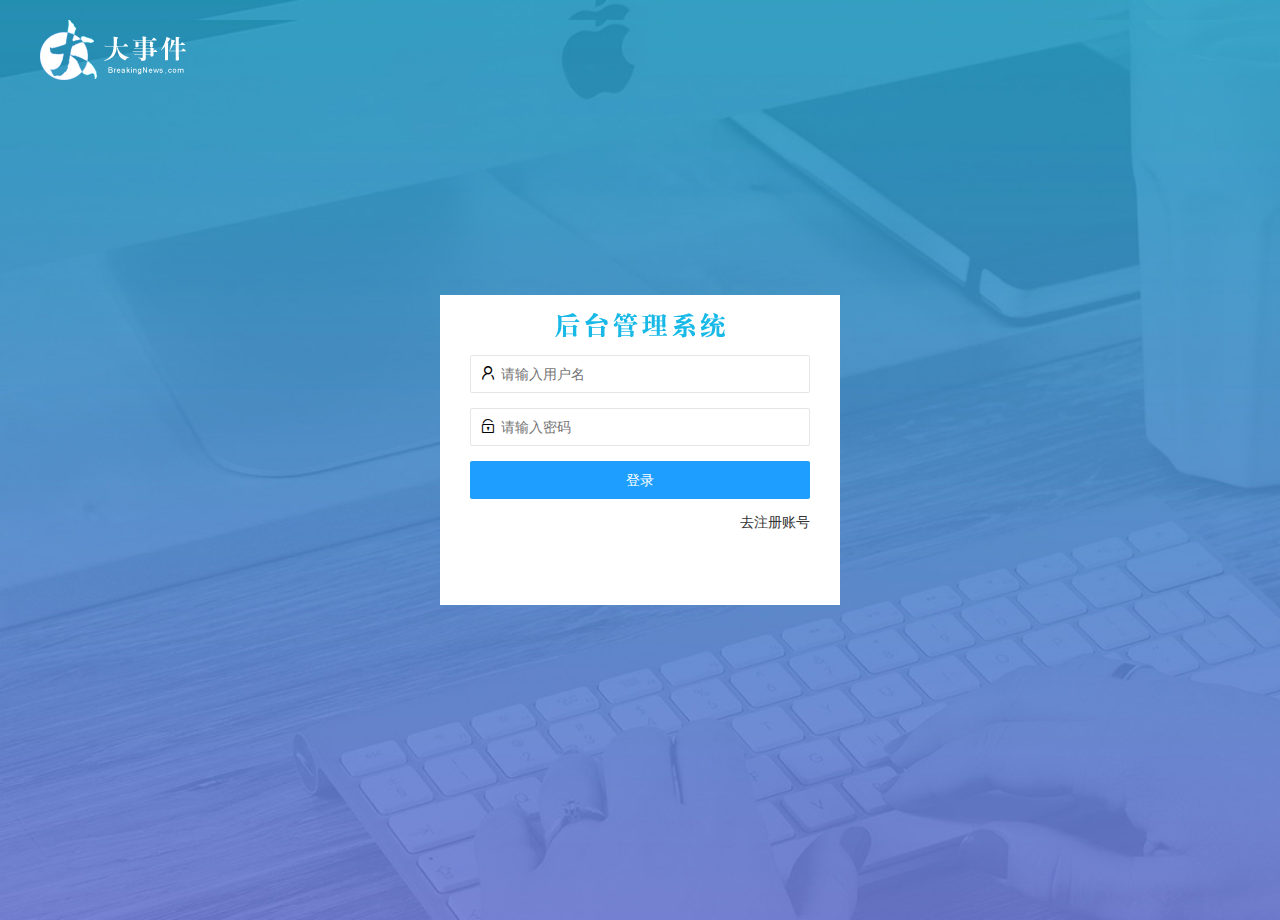
<file: login.html>
<!DOCTYPE html>
<html lang="en">

<head>
    <meta charset="UTF-8">
    <meta name="viewport" content="width=device-width, initial-scale=1.0">
    <title>大事件</title>
    <link rel="stylesheet" href="/assets/lib/layui/css/layui.css">
    <link rel="stylesheet" href="/assets/css/login.css">
</head>

<body>
    <!-- 版心 -->
    <div class="layui-main">
        <!-- 头部logo版块 -->
        <div class="header">
            <img src="/assets/images/logo.png" alt="">
        </div>
        <!--登录版块 -->
        <div class="loginAndRegBox">
            <div class="title"></div>
            <!-- 登录页面 -->
            <div class="login-box">
                <!-- 登录表单 -->
                <form class="layui-form" id="login-form">
                    <div class="layui-form-item">
                        <i class="layui-icon layui-icon-username"></i>
                        <input type="text" name="username" required lay-verify="required" placeholder="请输入用户名"
                            autocomplete="off" class="layui-input">
                    </div>
                    <div class="layui-form-item">
                        <i class="layui-icon layui-icon-password"></i>
                        <input type="text" name="password" required lay-verify="required" placeholder="请输入密码"
                            autocomplete="off" class="layui-input">
                    </div>
                    <div class="layui-form-item">
                        <button class="layui-btn layui-btn-normal layui-btn-fluid" lay-submit
                            lay-filter="formDemo">登录</button>
                    </div>
                    <div class="layui-form-item links">
                        <a href="JavaScript:;" id="link_reg">去注册账号</a>
                    </div>
                </form>
                <!-- end登录表单 -->

            </div>
            <!-- 注册页面 -->
            <div class="reg-box" style="display: none;">
                <!-- 注册表单 -->
                <form class="layui-form" id="reg-form">
                    <div class="layui-form-item">
                        <i class="layui-icon layui-icon-username"></i>
                        <input type="text" name="username" required lay-verify="required" placeholder="请输入用户名"
                            autocomplete="off" class="layui-input">
                    </div>
                    <div class="layui-form-item">
                        <i class="layui-icon layui-icon-password"></i>
                        <input type="text" name="password" required lay-verify="required|pwd" placeholder="请输入密码"
                            autocomplete="off" class="layui-input">
                    </div>
                    <div class="layui-form-item">
                        <i class="layui-icon layui-icon-password"></i>
                        <input type="text" name="repassword" required lay-verify="required|pwd|repwd"
                            placeholder="再次确认密码" autocomplete="off" class="layui-input">
                    </div>
                    <div class="layui-form-item">
                        <button class="layui-btn layui-btn-normal layui-btn-fluid" lay-submit
                            lay-filter="formDemo">注册</button>
                    </div>
                    <div class="layui-form-item links">
                        <a href="JavaScript:;" id="link_login">去登录</a>
                    </div>
                </form>
                <!-- end登录表单 -->
            </div>
        </div>
    </div>
    <!-- 统一把 js文件都在下面引入 -->
    <script src="/assets/lib/layui/layui.all.js"></script>
    <script src="/assets/lib/jquery.js"></script>
    <script src="/assets/js/baseAPI.js"></script>
    <script src="/assets/js/login.js"></script>
</body>

</html>
</file>
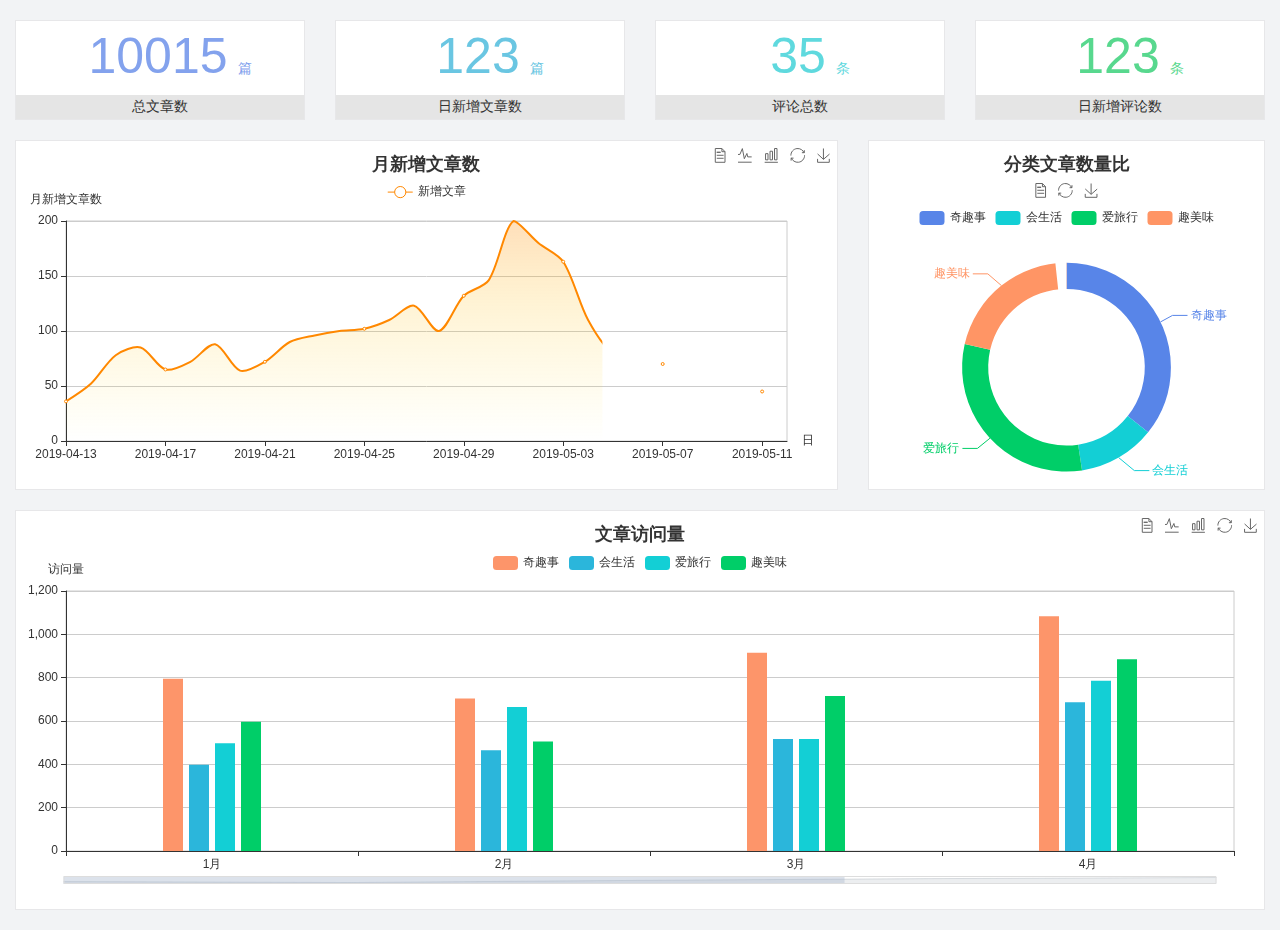
<file: home/dashboard.html>
<!DOCTYPE html>
<html lang="en">

<head>
  <meta charset="UTF-8">
  <meta name="viewport" content="width=device-width, initial-scale=1.0">
  <meta http-equiv="X-UA-Compatible" content="ie=edge">
  <title>图表统计</title>
  <link rel="stylesheet" href="../assets/lib/bootstrap.css" />
  <link rel="stylesheet" href="../assets/lib/main.css" />
  <script src="../assets/lib/jquery.js"></script>
  <script type="text/javascript" src="../assets/lib/echarts.min.js"></script>
</head>

<body>
  <div class="container-fluid">
    <div class="row spannel_list">
      <div class="col-sm-3 col-xs-6">
        <div class="spannel">
          <em>10015</em><span>篇</span>
          <b>总文章数</b>
        </div>
      </div>
      <div class="col-sm-3 col-xs-6">
        <div class="spannel scolor01">
          <em>123</em><span>篇</span>
          <b>日新增文章数</b>
        </div>
      </div>
      <div class="col-sm-3 col-xs-6">
        <div class="spannel scolor02">
          <em>35</em><span>条</span>
          <b>评论总数</b>
        </div>
      </div>
      <div class="col-sm-3 col-xs-6">
        <div class="spannel scolor03">
          <em>123</em><span>条</span>
          <b>日新增评论数</b>
        </div>
      </div>
    </div>
  </div>

  <div class="container-fluid">
    <div class="row curve-pie">
      <div class="col-lg-8 col-md-8">
        <div class="gragh_pannel" id="curve_show"></div>
      </div>
      <div class="col-lg-4 col-md-4">
        <div class="gragh_pannel" id="pie_show"></div>
      </div>
    </div>
  </div>

  <div class="container-fluid">
    <div class="column_pannel" id="column_show"></div>
  </div>

  <script>
    var oChart = echarts.init(document.getElementById('curve_show'));
    var aList_all = [
      { 'count': 36, 'date': '2019-04-13' },
      { 'count': 52, 'date': '2019-04-14' },
      { 'count': 78, 'date': '2019-04-15' },
      { 'count': 85, 'date': '2019-04-16' },
      { 'count': 65, 'date': '2019-04-17' },
      { 'count': 72, 'date': '2019-04-18' },
      { 'count': 88, 'date': '2019-04-19' },
      { 'count': 64, 'date': '2019-04-20' },
      { 'count': 72, 'date': '2019-04-21' },
      { 'count': 90, 'date': '2019-04-22' },
      { 'count': 96, 'date': '2019-04-23' },
      { 'count': 100, 'date': '2019-04-24' },
      { 'count': 102, 'date': '2019-04-25' },
      { 'count': 110, 'date': '2019-04-26' },
      { 'count': 123, 'date': '2019-04-27' },
      { 'count': 100, 'date': '2019-04-28' },
      { 'count': 132, 'date': '2019-04-29' },
      { 'count': 146, 'date': '2019-04-30' },
      { 'count': 200, 'date': '2019-05-01' },
      { 'count': 180, 'date': '2019-05-02' },
      { 'count': 163, 'date': '2019-05-03' },
      { 'count': 110, 'date': '2019-05-04' },
      { 'count': 80, 'date': '2019-05-05' },
      { 'count': 82, 'date': '2019-05-06' },
      { 'count': 70, 'date': '2019-05-07' },
      { 'count': 65, 'date': '2019-05-08' },
      { 'count': 54, 'date': '2019-05-09' },
      { 'count': 40, 'date': '2019-05-10' },
      { 'count': 45, 'date': '2019-05-11' },
      { 'count': 38, 'date': '2019-05-12' },
    ];

    let aCount = [];
    let aDate = [];

    for (var i = 0; i < aList_all.length; i++) {
      aCount.push(aList_all[i].count);
      aDate.push(aList_all[i].date);
    }

    var chartopt = {
      title: {
        text: '月新增文章数',
        left: 'center',
        top: '10'
      },
      tooltip: {
        trigger: 'axis'
      },
      legend: {
        data: ['新增文章'],
        top: '40'
      },
      toolbox: {
        show: true,
        feature: {
          mark: { show: true },
          dataView: { show: true, readOnly: false },
          magicType: { show: true, type: ['line', 'bar'] },
          restore: { show: true },
          saveAsImage: { show: true }
        }
      },
      calculable: true,
      xAxis: [
        {
          name: '日',
          type: 'category',
          boundaryGap: false,
          data: aDate
        }
      ],
      yAxis: [
        {
          name: '月新增文章数',
          type: 'value'
        }
      ],
      series: [
        {
          name: '新增文章',
          type: 'line',
          smooth: true,
          itemStyle: { normal: { areaStyle: { type: 'default' }, color: '#f80' }, lineStyle: { color: '#f80' } },
          data: aCount
        }],
      areaStyle: {
        normal: {
          color: new echarts.graphic.LinearGradient(0, 0, 0, 1, [{
            offset: 0,
            color: 'rgba(255,136,0,0.39)'
          }, {
            offset: .34,
            color: 'rgba(255,180,0,0.25)'
          }, {
            offset: 1,
            color: 'rgba(255,222,0,0.00)'
          }])

        }
      },
      grid: {
        show: true,
        x: 50,
        x2: 50,
        y: 80,
        height: 220
      }
    };

    oChart.setOption(chartopt);


    var oPie = echarts.init(document.getElementById('pie_show'));
    var oPieopt =
    {
      title: {
        top: 10,
        text: '分类文章数量比',
        x: 'center'
      },
      tooltip: {
        trigger: 'item',
        formatter: "{a} <br/>{b} : {c} ({d}%)"
      },
      color: ['#5885e8', '#13cfd5', '#00ce68', '#ff9565'],
      legend: {
        x: 'center',
        top: 65,
        data: ['奇趣事', '会生活', '爱旅行', '趣美味']
      },
      toolbox: {
        show: true,
        x: 'center',
        top: 35,
        feature: {
          mark: { show: true },
          dataView: { show: true, readOnly: false },
          magicType: {
            show: true,
            type: ['pie', 'funnel'],
            option: {
              funnel: {
                x: '25%',
                width: '50%',
                funnelAlign: 'left',
                max: 1548
              }
            }
          },
          restore: { show: true },
          saveAsImage: { show: true }
        }
      },
      calculable: true,
      series: [
        {
          name: '访问来源',
          type: 'pie',
          radius: ['45%', '60%'],
          center: ['50%', '65%'],
          data: [
            { value: 300, name: '奇趣事' },
            { value: 100, name: '会生活' },
            { value: 260, name: '爱旅行' },
            { value: 180, name: '趣美味' }
          ]
        }
      ]
    };
    oPie.setOption(oPieopt);



    var oColumn = this.echarts.init(document.getElementById('column_show'));
    var oColumnopt =
    {
      title: {
        text: '文章访问量',
        left: 'center',
        top: '10'
      },
      tooltip: {
        trigger: 'axis'
      },
      legend: {
        data: ['奇趣事', '会生活', '爱旅行', '趣美味'],
        top: '40'
      },
      toolbox: {
        show: true,
        feature: {
          mark: { show: true },
          dataView: { show: true, readOnly: false },
          magicType: { show: true, type: ['line', 'bar'] },
          restore: { show: true },
          saveAsImage: { show: true }
        }
      },
      calculable: true,
      xAxis: [
        {
          type: 'category',
          data: ['1月', '2月', '3月', '4月', '5月']
        }
      ],
      yAxis: [
        {
          name: '访问量',
          type: 'value'
        }
      ],
      series: [
        {
          name: '奇趣事',
          type: 'bar',
          barWidth: 20,
          itemStyle: {
            normal: { areaStyle: { type: 'default' }, color: '#fd956a' }
          },
          data: [800, 708, 920, 1090, 1200]
        },
        {
          name: '会生活',
          type: 'bar',
          barWidth: 20,
          itemStyle: {
            normal: { areaStyle: { type: 'default' }, color: '#2bb6db' }
          },
          data: [400, 468, 520, 690, 800]
        },
        {
          name: '爱旅行',
          type: 'bar',
          barWidth: 20,
          itemStyle: {
            normal: { areaStyle: { type: 'default' }, color: '#13cfd5' }
          },
          data: [500, 668, 520, 790, 900]
        },
        {
          name: '趣美味',
          type: 'bar',
          barWidth: 20,
          itemStyle: {
            normal: { areaStyle: { type: 'default' }, color: '#00ce68' }
          },
          data: [600, 508, 720, 890, 1000]
        }
      ],
      grid: {
        show: true,
        x: 50,
        x2: 30,
        y: 80,
        height: 260
      },
      dataZoom: [//给x轴设置滚动条
        {
          start: 0,//默认为0
          end: 100 - 1000 / 31,//默认为100
          type: 'slider',
          show: true,
          xAxisIndex: [0],
          handleSize: 0,//滑动条的 左右2个滑动条的大小
          height: 8,//组件高度
          left: 45, //左边的距离
          right: 50,//右边的距离
          bottom: 26,//右边的距离
          handleColor: '#ddd',//h滑动图标的颜色
          handleStyle: {
            borderColor: "#cacaca",
            borderWidth: "1",
            shadowBlur: 2,
            background: "#ddd",
            shadowColor: "#ddd",
          }
        }]
    };
    oColumn.setOption(oColumnopt);
  </script>
</body>

</html>
</file>
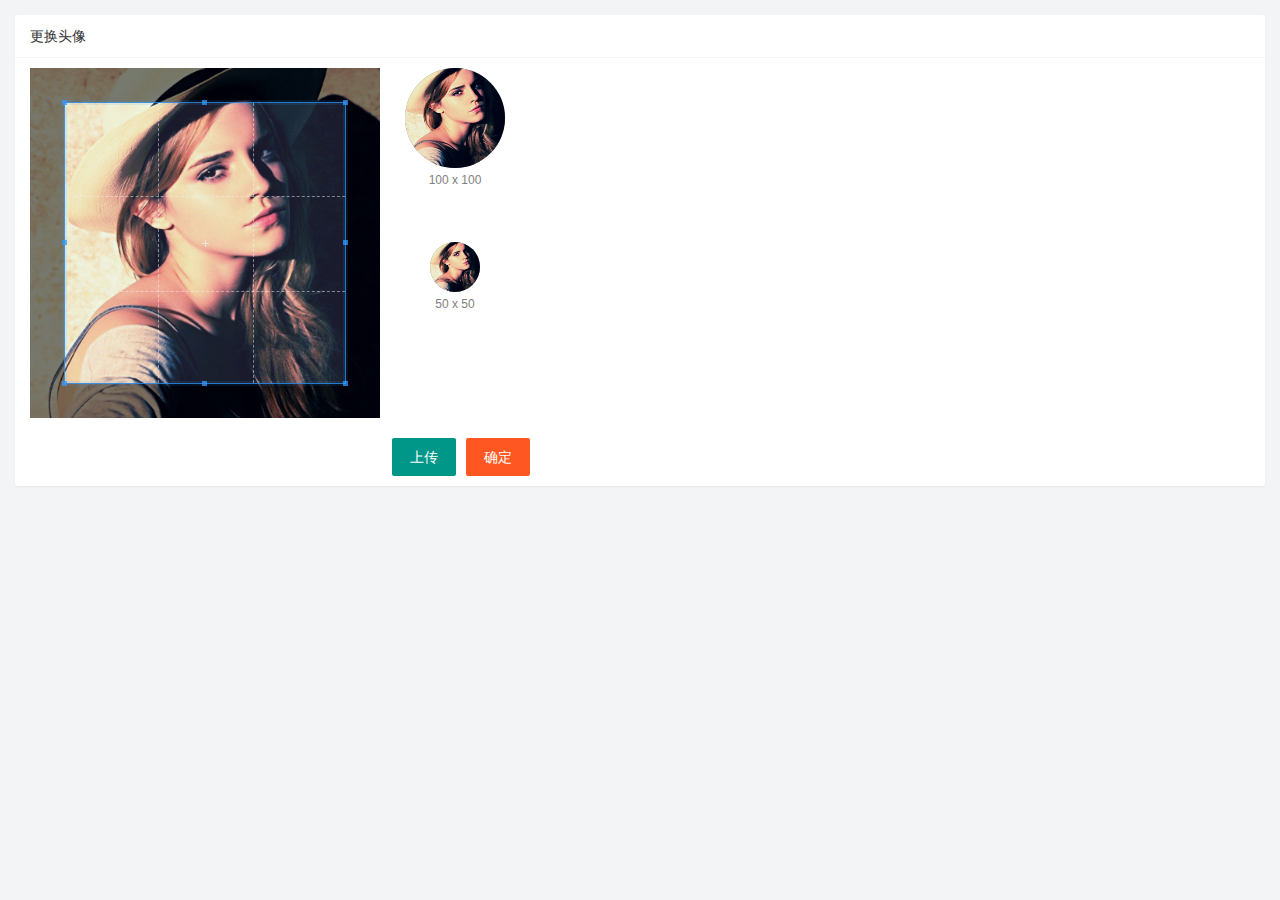
<file: user/user_avatar.html>
<!DOCTYPE html>
<html lang="en">

<head>
    <meta charset="UTF-8">
    <meta name="viewport" content="width=device-width, initial-scale=1.0">
    <title>Document</title>
    <link rel="stylesheet" href="/assets/lib/cropper/cropper.css">
    <link rel="stylesheet" href="/assets/lib/layui/css/layui.css">
    <link rel="stylesheet" href="/assets/css/user/user_avatar.css">
</head>

<body>

    <div class="layui-card">
        <div class="layui-card-header">更换头像</div>
        <div class="layui-card-body">
            <!-- 第一行的图片裁剪和预览区域 -->
            <div class="row1">
                <!-- 图片裁剪区域 -->
                <div class="cropper-box">
                    <!-- 这个 img 标签很重要，将来会把它初始化为裁剪区域 -->
                    <img id="image" src="/assets/images/sample.jpg" />
                </div>
                <!-- 图片的预览区域 -->
                <div class="preview-box">
                    <div>
                        <!-- 宽高为 100px 的预览区域 -->
                        <div class="img-preview w100"></div>
                        <p class="size">100 x 100</p>
                    </div>
                    <div>
                        <!-- 宽高为 50px 的预览区域 -->
                        <div class="img-preview w50"></div>
                        <p class="size">50 x 50</p>
                    </div>
                </div>
            </div>

            <!-- 第二行的按钮区域 -->
            <div class="row2">
                <input hidden type="file" id="file" accept="image/png,image/jpeg">
                <button type="button" class="layui-btn" id="btnChooseImage">上传</button>
                <button type="button" class="layui-btn layui-btn-danger" id="btnCreateAvatar">确定</button>
            </div>
        </div>
    </div <!-- 引入JavaScript文件 -->
    <script src="/assets/lib/layui/layui.all.js"></script>
    <script src="/assets/lib/jquery.js"></script>
    <script src="/assets/js/baseAPI.js"></script>
    <script src="/assets/lib/cropper/Cropper.js"></script>
    <script src="/assets/lib/cropper/jquery-cropper.js"></script>
    <script src="/assets/js/user/user_avatar.js"></script>
</body>

</html>
</file>
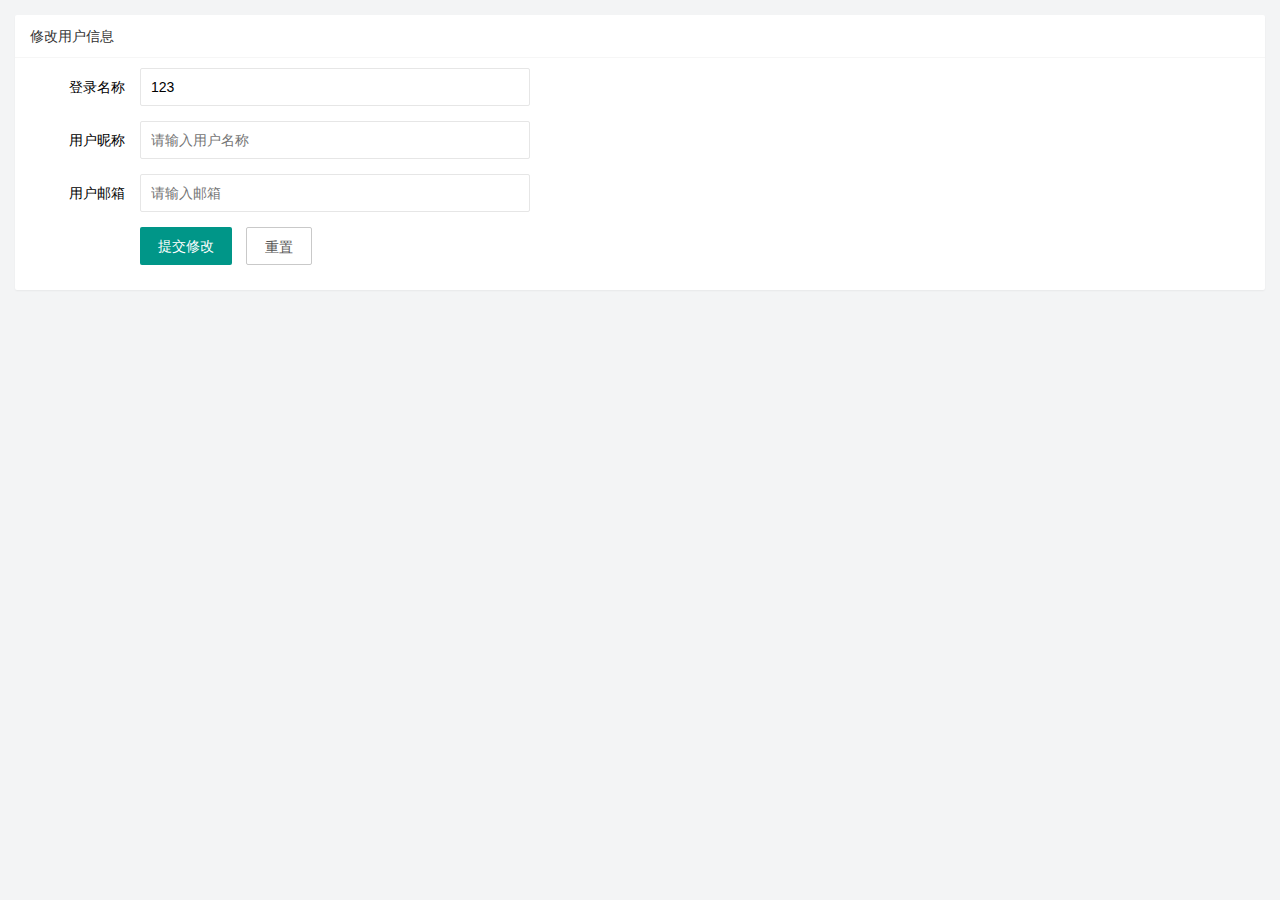
<file: user/user_info.html>
<!DOCTYPE html>
<html lang="en">

<head>
    <meta charset="UTF-8">
    <meta name="viewport" content="width=device-width, initial-scale=1.0">
    <title>Document</title>
    <link rel="stylesheet" href="/assets/lib/layui/css/layui.css">
    <link rel="stylesheet" href="/assets/css/user/user_info.css">
</head>

<body>

    <div class="layui-card">
        <div class="layui-card-header">修改用户信息</div>
        <div class="layui-card-body">
            <form class="layui-form" lay-filter="formUserInfo">
                <input type="hidden" name="id">
                <div class="layui-form-item">
                    <label class="layui-form-label">登录名称</label>
                    <div class="layui-input-block">
                        <input value="123" readonly type="text" name="username" required lay-verify="required"
                            placeholder="请输入登录名称" autocomplete="off" class="layui-input">
                    </div>
                </div>
                <div class="layui-form-item">
                    <label class="layui-form-label">用户昵称</label>
                    <div class="layui-input-block">
                        <input type="text" name="nickname" required lay-verify="required|nickname" placeholder="请输入用户名称"
                            autocomplete="off" class="layui-input">
                    </div>
                </div>
                <div class="layui-form-item">
                    <label class="layui-form-label">用户邮箱</label>
                    <div class="layui-input-block">
                        <input type="text" name="email" required lay-verify="required|email" placeholder="请输入邮箱"
                            autocomplete="off" class="layui-input">
                    </div>
                </div>
                <div class="layui-form-item">
                    <div class="layui-input-block">
                        <button class="layui-btn" lay-submit lay-filter="formDemo">提交修改</button>
                        <button type="reset" class="layui-btn layui-btn-primary">重置</button>
                    </div>
                </div>
            </form>
        </div>
    </div <!-- 引入JavaScript文件 -->
    <script src="/assets/lib/layui/layui.all.js"></script>
    <script src="/assets/lib/jquery.js"></script>
    <script src="/assets/js/baseAPI.js"></script>
    <script src="/assets/js/user/user_info.js"></script>
</body>

</html>
</file>
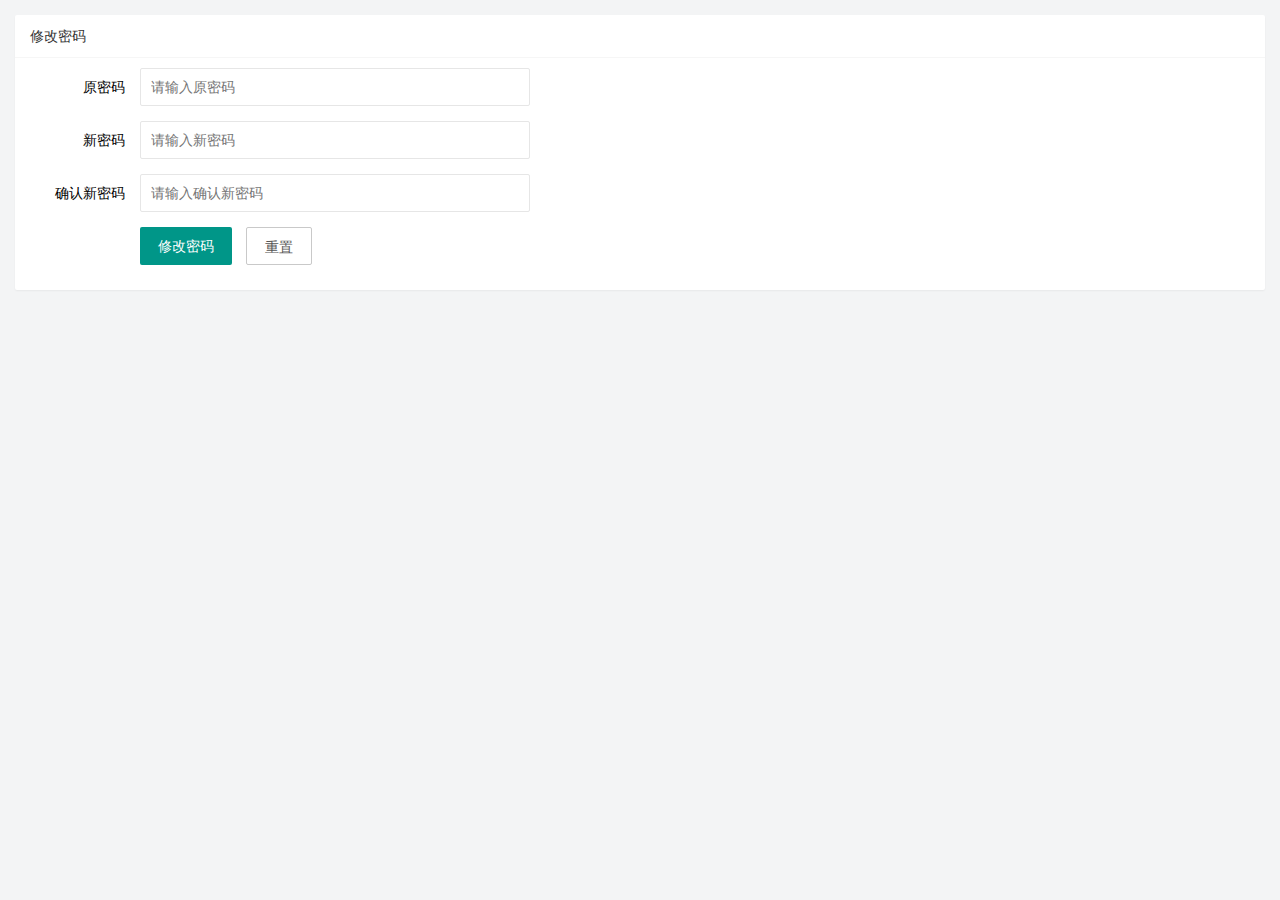
<file: user/user_pwd.html>
<!DOCTYPE html>
<html lang="en">

<head>
    <meta charset="UTF-8">
    <meta name="viewport" content="width=device-width, initial-scale=1.0">
    <title>Document</title>
    <link rel="stylesheet" href="/assets/lib/layui/css/layui.css">
    <link rel="stylesheet" href="/assets/css/user/user_pwd.css">
</head>

<body>

    <div class="layui-card">
        <div class="layui-card-header">修改密码</div>
        <div class="layui-card-body">
            <form class="layui-form" action="">
                <div class="layui-form-item">
                    <label class="layui-form-label">原密码</label>
                    <div class="layui-input-block">
                        <input type="text" name="oldPwd" required lay-verify="required|pwd" placeholder="请输入原密码"
                            autocomplete="off" class="layui-input">
                    </div>
                </div>
                <div class="layui-form-item">
                    <label class="layui-form-label">新密码</label>
                    <div class="layui-input-block">
                        <input type="text" name="newPwd" required lay-verify="required|pwd|newPwd" placeholder="请输入新密码"
                            autocomplete="off" class="layui-input">
                    </div>
                </div>
                <div class="layui-form-item">
                    <label class="layui-form-label">确认新密码</label>
                    <div class="layui-input-block">
                        <input type="text" name="rePwd" required lay-verify="required|pwd|rePwd" placeholder="请输入确认新密码"
                            autocomplete="off" class="layui-input">
                    </div>
                </div>
                <div class="layui-form-item">
                    <div class="layui-input-block">
                        <button class="layui-btn" lay-submit lay-filter="formDemo">修改密码</button>
                        <button type="reset" class="layui-btn layui-btn-primary">重置</button>
                    </div>
                </div>
            </form>
        </div>
    </div <!-- 引入JavaScript文件 -->
    <script src="/assets/lib/layui/layui.all.js"></script>
    <script src="/assets/lib/jquery.js"></script>
    <script src="/assets/js/baseAPI.js"></script>
    <script src="/assets/js/user/user_pwd.js"></script>
</body>

</html>
</file>
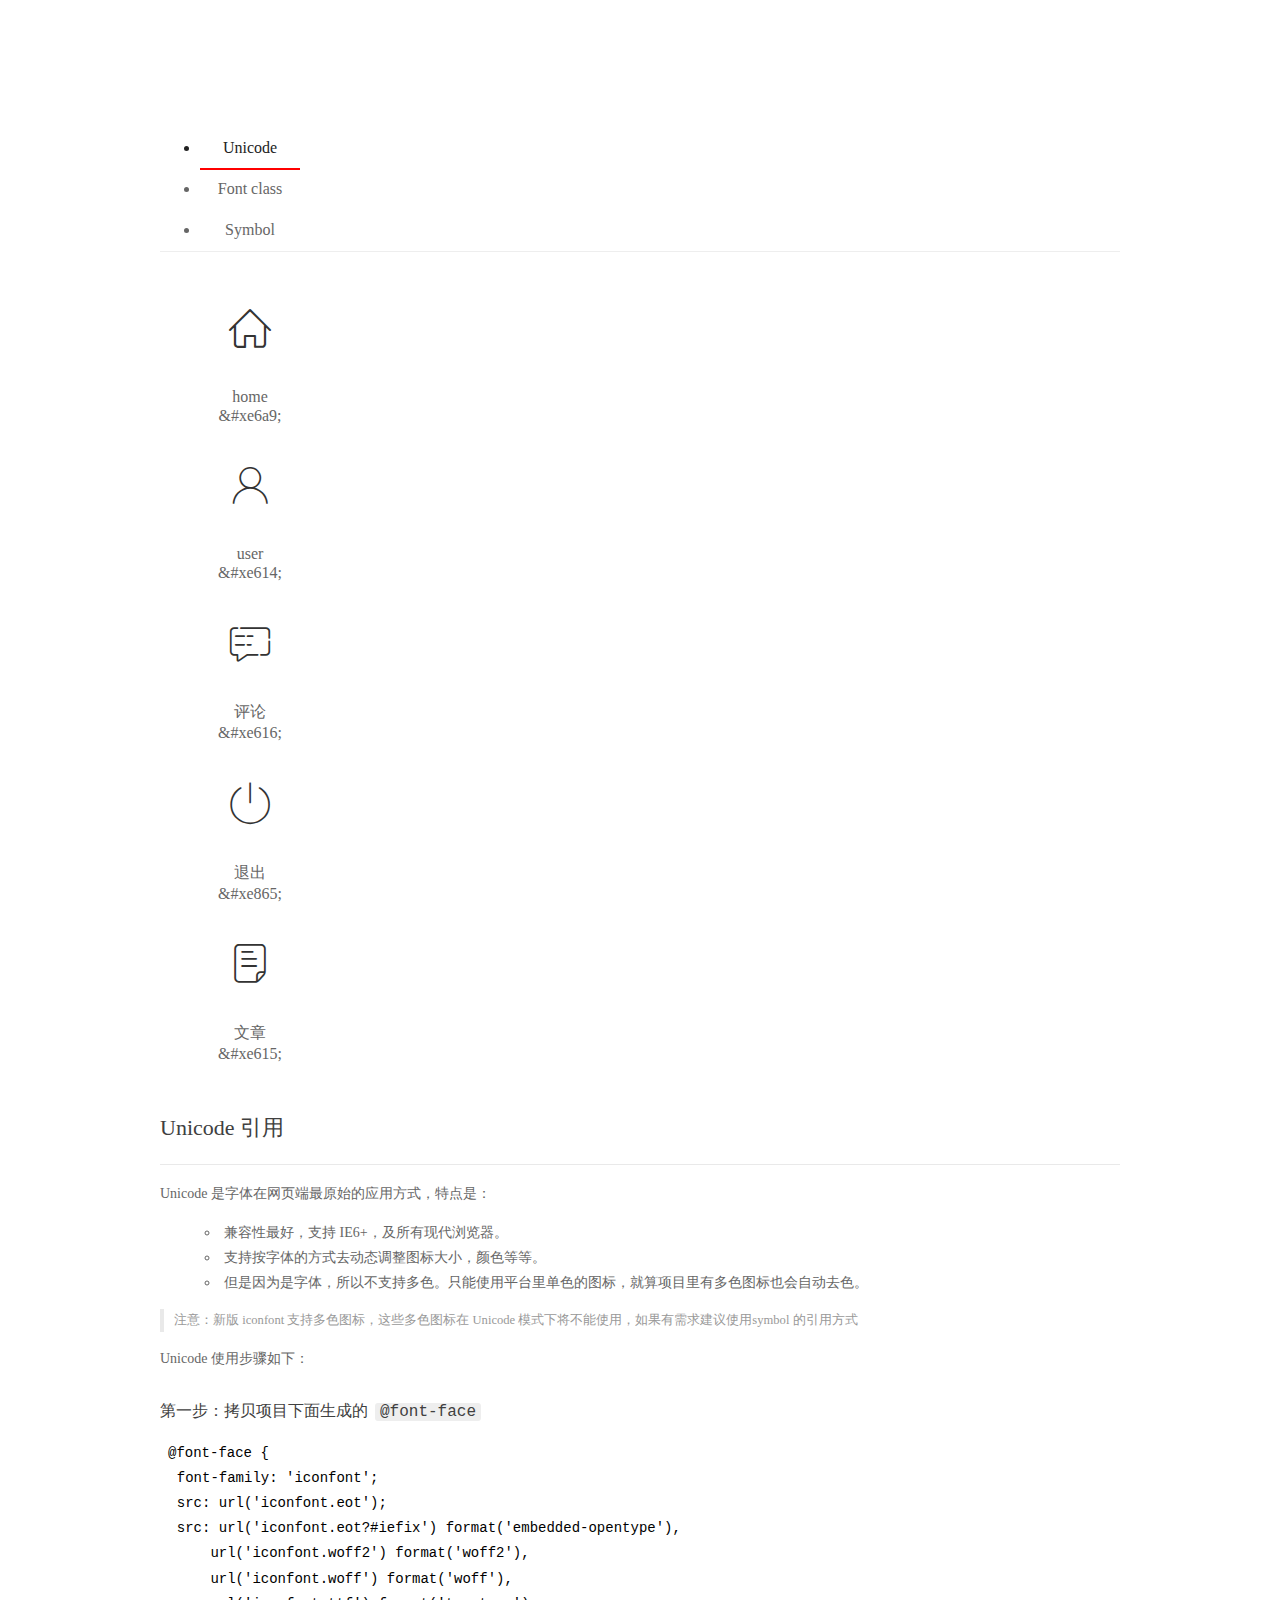
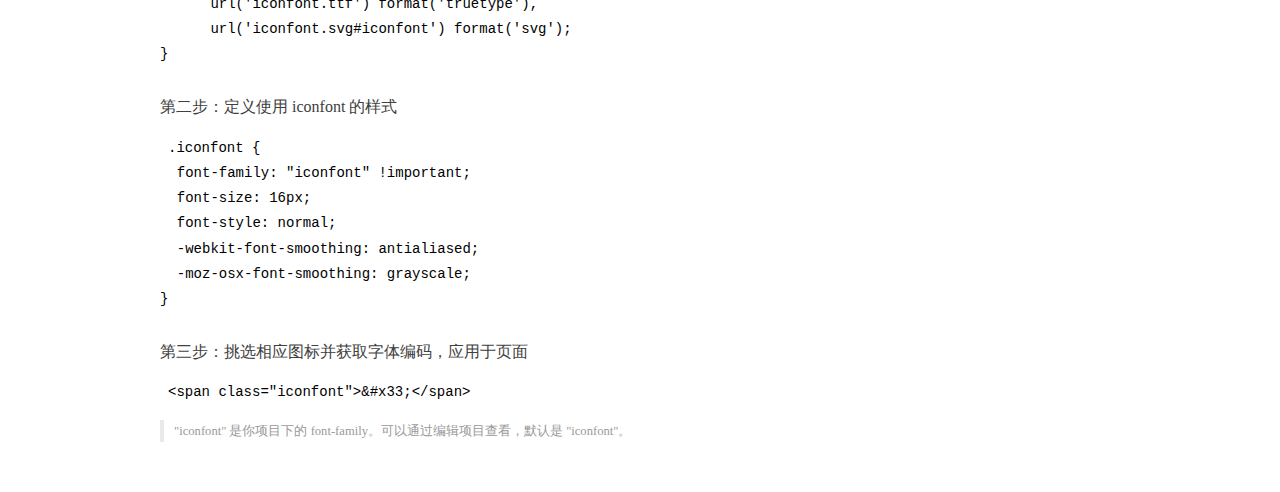
<file: assets/fonts/demo_index.html>
<!DOCTYPE html>
<html>
<head>
  <meta charset="utf-8"/>
  <title>IconFont Demo</title>
  <link rel="shortcut icon" href="https://gtms04.alicdn.com/tps/i4/TB1_oz6GVXXXXaFXpXXJDFnIXXX-64-64.ico" type="image/x-icon"/>
  <link rel="stylesheet" href="https://g.alicdn.com/thx/cube/1.3.2/cube.min.css">
  <link rel="stylesheet" href="demo.css">
  <link rel="stylesheet" href="iconfont.css">
  <script src="iconfont.js"></script>
  <!-- jQuery -->
  <script src="https://a1.alicdn.com/oss/uploads/2018/12/26/7bfddb60-08e8-11e9-9b04-53e73bb6408b.js"></script>
  <!-- 代码高亮 -->
  <script src="https://a1.alicdn.com/oss/uploads/2018/12/26/a3f714d0-08e6-11e9-8a15-ebf944d7534c.js"></script>
</head>
<body>
  <div class="main">
    <h1 class="logo"><a href="https://www.iconfont.cn/" title="iconfont 首页" target="_blank">&#xe86b;</a></h1>
    <div class="nav-tabs">
      <ul id="tabs" class="dib-box">
        <li class="dib active"><span>Unicode</span></li>
        <li class="dib"><span>Font class</span></li>
        <li class="dib"><span>Symbol</span></li>
      </ul>
      
    </div>
    <div class="tab-container">
      <div class="content unicode" style="display: block;">
          <ul class="icon_lists dib-box">
          
            <li class="dib">
              <span class="icon iconfont">&#xe6a9;</span>
                <div class="name">home</div>
                <div class="code-name">&amp;#xe6a9;</div>
              </li>
          
            <li class="dib">
              <span class="icon iconfont">&#xe614;</span>
                <div class="name">user</div>
                <div class="code-name">&amp;#xe614;</div>
              </li>
          
            <li class="dib">
              <span class="icon iconfont">&#xe616;</span>
                <div class="name">评论</div>
                <div class="code-name">&amp;#xe616;</div>
              </li>
          
            <li class="dib">
              <span class="icon iconfont">&#xe865;</span>
                <div class="name">退出</div>
                <div class="code-name">&amp;#xe865;</div>
              </li>
          
            <li class="dib">
              <span class="icon iconfont">&#xe615;</span>
                <div class="name">文章</div>
                <div class="code-name">&amp;#xe615;</div>
              </li>
          
          </ul>
          <div class="article markdown">
          <h2 id="unicode-">Unicode 引用</h2>
          <hr>

          <p>Unicode 是字体在网页端最原始的应用方式，特点是：</p>
          <ul>
            <li>兼容性最好，支持 IE6+，及所有现代浏览器。</li>
            <li>支持按字体的方式去动态调整图标大小，颜色等等。</li>
            <li>但是因为是字体，所以不支持多色。只能使用平台里单色的图标，就算项目里有多色图标也会自动去色。</li>
          </ul>
          <blockquote>
            <p>注意：新版 iconfont 支持多色图标，这些多色图标在 Unicode 模式下将不能使用，如果有需求建议使用symbol 的引用方式</p>
          </blockquote>
          <p>Unicode 使用步骤如下：</p>
          <h3 id="-font-face">第一步：拷贝项目下面生成的 <code>@font-face</code></h3>
<pre><code class="language-css"
>@font-face {
  font-family: 'iconfont';
  src: url('iconfont.eot');
  src: url('iconfont.eot?#iefix') format('embedded-opentype'),
      url('iconfont.woff2') format('woff2'),
      url('iconfont.woff') format('woff'),
      url('iconfont.ttf') format('truetype'),
      url('iconfont.svg#iconfont') format('svg');
}
</code></pre>
          <h3 id="-iconfont-">第二步：定义使用 iconfont 的样式</h3>
<pre><code class="language-css"
>.iconfont {
  font-family: "iconfont" !important;
  font-size: 16px;
  font-style: normal;
  -webkit-font-smoothing: antialiased;
  -moz-osx-font-smoothing: grayscale;
}
</code></pre>
          <h3 id="-">第三步：挑选相应图标并获取字体编码，应用于页面</h3>
<pre>
<code class="language-html"
>&lt;span class="iconfont"&gt;&amp;#x33;&lt;/span&gt;
</code></pre>
          <blockquote>
            <p>"iconfont" 是你项目下的 font-family。可以通过编辑项目查看，默认是 "iconfont"。</p>
          </blockquote>
          </div>
      </div>
      <div class="content font-class">
        <ul class="icon_lists dib-box">
          
          <li class="dib">
            <span class="icon iconfont icon-home"></span>
            <div class="name">
              home
            </div>
            <div class="code-name">.icon-home
            </div>
          </li>
          
          <li class="dib">
            <span class="icon iconfont icon-user"></span>
            <div class="name">
              user
            </div>
            <div class="code-name">.icon-user
            </div>
          </li>
          
          <li class="dib">
            <span class="icon iconfont icon-pinglun"></span>
            <div class="name">
              评论
            </div>
            <div class="code-name">.icon-pinglun
            </div>
          </li>
          
          <li class="dib">
            <span class="icon iconfont icon-tuichu"></span>
            <div class="name">
              退出
            </div>
            <div class="code-name">.icon-tuichu
            </div>
          </li>
          
          <li class="dib">
            <span class="icon iconfont icon-16"></span>
            <div class="name">
              文章
            </div>
            <div class="code-name">.icon-16
            </div>
          </li>
          
        </ul>
        <div class="article markdown">
        <h2 id="font-class-">font-class 引用</h2>
        <hr>

        <p>font-class 是 Unicode 使用方式的一种变种，主要是解决 Unicode 书写不直观，语意不明确的问题。</p>
        <p>与 Unicode 使用方式相比，具有如下特点：</p>
        <ul>
          <li>兼容性良好，支持 IE8+，及所有现代浏览器。</li>
          <li>相比于 Unicode 语意明确，书写更直观。可以很容易分辨这个 icon 是什么。</li>
          <li>因为使用 class 来定义图标，所以当要替换图标时，只需要修改 class 里面的 Unicode 引用。</li>
          <li>不过因为本质上还是使用的字体，所以多色图标还是不支持的。</li>
        </ul>
        <p>使用步骤如下：</p>
        <h3 id="-fontclass-">第一步：引入项目下面生成的 fontclass 代码：</h3>
<pre><code class="language-html">&lt;link rel="stylesheet" href="./iconfont.css"&gt;
</code></pre>
        <h3 id="-">第二步：挑选相应图标并获取类名，应用于页面：</h3>
<pre><code class="language-html">&lt;span class="iconfont icon-xxx"&gt;&lt;/span&gt;
</code></pre>
        <blockquote>
          <p>"
            iconfont" 是你项目下的 font-family。可以通过编辑项目查看，默认是 "iconfont"。</p>
        </blockquote>
      </div>
      </div>
      <div class="content symbol">
          <ul class="icon_lists dib-box">
          
            <li class="dib">
                <svg class="icon svg-icon" aria-hidden="true">
                  <use xlink:href="#icon-home"></use>
                </svg>
                <div class="name">home</div>
                <div class="code-name">#icon-home</div>
            </li>
          
            <li class="dib">
                <svg class="icon svg-icon" aria-hidden="true">
                  <use xlink:href="#icon-user"></use>
                </svg>
                <div class="name">user</div>
                <div class="code-name">#icon-user</div>
            </li>
          
            <li class="dib">
                <svg class="icon svg-icon" aria-hidden="true">
                  <use xlink:href="#icon-pinglun"></use>
                </svg>
                <div class="name">评论</div>
                <div class="code-name">#icon-pinglun</div>
            </li>
          
            <li class="dib">
                <svg class="icon svg-icon" aria-hidden="true">
                  <use xlink:href="#icon-tuichu"></use>
                </svg>
                <div class="name">退出</div>
                <div class="code-name">#icon-tuichu</div>
            </li>
          
            <li class="dib">
                <svg class="icon svg-icon" aria-hidden="true">
                  <use xlink:href="#icon-16"></use>
                </svg>
                <div class="name">文章</div>
                <div class="code-name">#icon-16</div>
            </li>
          
          </ul>
          <div class="article markdown">
          <h2 id="symbol-">Symbol 引用</h2>
          <hr>

          <p>这是一种全新的使用方式，应该说这才是未来的主流，也是平台目前推荐的用法。相关介绍可以参考这篇<a href="">文章</a>
            这种用法其实是做了一个 SVG 的集合，与另外两种相比具有如下特点：</p>
          <ul>
            <li>支持多色图标了，不再受单色限制。</li>
            <li>通过一些技巧，支持像字体那样，通过 <code>font-size</code>, <code>color</code> 来调整样式。</li>
            <li>兼容性较差，支持 IE9+，及现代浏览器。</li>
            <li>浏览器渲染 SVG 的性能一般，还不如 png。</li>
          </ul>
          <p>使用步骤如下：</p>
          <h3 id="-symbol-">第一步：引入项目下面生成的 symbol 代码：</h3>
<pre><code class="language-html">&lt;script src="./iconfont.js"&gt;&lt;/script&gt;
</code></pre>
          <h3 id="-css-">第二步：加入通用 CSS 代码（引入一次就行）：</h3>
<pre><code class="language-html">&lt;style&gt;
.icon {
  width: 1em;
  height: 1em;
  vertical-align: -0.15em;
  fill: currentColor;
  overflow: hidden;
}
&lt;/style&gt;
</code></pre>
          <h3 id="-">第三步：挑选相应图标并获取类名，应用于页面：</h3>
<pre><code class="language-html">&lt;svg class="icon" aria-hidden="true"&gt;
  &lt;use xlink:href="#icon-xxx"&gt;&lt;/use&gt;
&lt;/svg&gt;
</code></pre>
          </div>
      </div>

    </div>
  </div>
  <script>
  $(document).ready(function () {
      $('.tab-container .content:first').show()

      $('#tabs li').click(function (e) {
        var tabContent = $('.tab-container .content')
        var index = $(this).index()

        if ($(this).hasClass('active')) {
          return
        } else {
          $('#tabs li').removeClass('active')
          $(this).addClass('active')

          tabContent.hide().eq(index).fadeIn()
        }
      })
    })
  </script>
</body>
</html>
</file>
<file: assets/lib/layui/css/layui.css>
/** layui-v2.5.5 MIT License By https://www.layui.com */
 .layui-inline,img{display:inline-block;vertical-align:middle}h1,h2,h3,h4,h5,h6{font-weight:400}.layui-edge,.layui-header,.layui-inline,.layui-main{position:relative}.layui-body,.layui-edge,.layui-elip{overflow:hidden}.layui-btn,.layui-edge,.layui-inline,img{vertical-align:middle}.layui-btn,.layui-disabled,.layui-icon,.layui-unselect{-moz-user-select:none;-webkit-user-select:none;-ms-user-select:none}.layui-elip,.layui-form-checkbox span,.layui-form-pane .layui-form-label{text-overflow:ellipsis;white-space:nowrap}.layui-breadcrumb,.layui-tree-btnGroup{visibility:hidden}blockquote,body,button,dd,div,dl,dt,form,h1,h2,h3,h4,h5,h6,input,li,ol,p,pre,td,textarea,th,ul{margin:0;padding:0;-webkit-tap-highlight-color:rgba(0,0,0,0)}a:active,a:hover{outline:0}img{border:none}li{list-style:none}table{border-collapse:collapse;border-spacing:0}h4,h5,h6{font-size:100%}button,input,optgroup,option,select,textarea{font-family:inherit;font-size:inherit;font-style:inherit;font-weight:inherit;outline:0}pre{white-space:pre-wrap;white-space:-moz-pre-wrap;white-space:-pre-wrap;white-space:-o-pre-wrap;word-wrap:break-word}body{line-height:24px;font:14px Helvetica Neue,Helvetica,PingFang SC,Tahoma,Arial,sans-serif}hr{height:1px;margin:10px 0;border:0;clear:both}a{color:#333;text-decoration:none}a:hover{color:#777}a cite{font-style:normal;*cursor:pointer}.layui-border-box,.layui-border-box *{box-sizing:border-box}.layui-box,.layui-box *{box-sizing:content-box}.layui-clear{clear:both;*zoom:1}.layui-clear:after{content:'\20';clear:both;*zoom:1;display:block;height:0}.layui-inline{*display:inline;*zoom:1}.layui-edge{display:inline-block;width:0;height:0;border-width:6px;border-style:dashed;border-color:transparent}.layui-edge-top{top:-4px;border-bottom-color:#999;border-bottom-style:solid}.layui-edge-right{border-left-color:#999;border-left-style:solid}.layui-edge-bottom{top:2px;border-top-color:#999;border-top-style:solid}.layui-edge-left{border-right-color:#999;border-right-style:solid}.layui-disabled,.layui-disabled:hover{color:#d2d2d2!important;cursor:not-allowed!important}.layui-circle{border-radius:100%}.layui-show{display:block!important}.layui-hide{display:none!important}@font-face{font-family:layui-icon;src:url(../font/iconfont.eot?v=250);src:url(../font/iconfont.eot?v=250#iefix) format('embedded-opentype'),url(../font/iconfont.woff2?v=250) format('woff2'),url(../font/iconfont.woff?v=250) format('woff'),url(../font/iconfont.ttf?v=250) format('truetype'),url(../font/iconfont.svg?v=250#layui-icon) format('svg')}.layui-icon{font-family:layui-icon!important;font-size:16px;font-style:normal;-webkit-font-smoothing:antialiased;-moz-osx-font-smoothing:grayscale}.layui-icon-reply-fill:before{content:"\e611"}.layui-icon-set-fill:before{content:"\e614"}.layui-icon-menu-fill:before{content:"\e60f"}.layui-icon-search:before{content:"\e615"}.layui-icon-share:before{content:"\e641"}.layui-icon-set-sm:before{content:"\e620"}.layui-icon-engine:before{content:"\e628"}.layui-icon-close:before{content:"\1006"}.layui-icon-close-fill:before{content:"\1007"}.layui-icon-chart-screen:before{content:"\e629"}.layui-icon-star:before{content:"\e600"}.layui-icon-circle-dot:before{content:"\e617"}.layui-icon-chat:before{content:"\e606"}.layui-icon-release:before{content:"\e609"}.layui-icon-list:before{content:"\e60a"}.layui-icon-chart:before{content:"\e62c"}.layui-icon-ok-circle:before{content:"\1005"}.layui-icon-layim-theme:before{content:"\e61b"}.layui-icon-table:before{content:"\e62d"}.layui-icon-right:before{content:"\e602"}.layui-icon-left:before{content:"\e603"}.layui-icon-cart-simple:before{content:"\e698"}.layui-icon-face-cry:before{content:"\e69c"}.layui-icon-face-smile:before{content:"\e6af"}.layui-icon-survey:before{content:"\e6b2"}.layui-icon-tree:before{content:"\e62e"}.layui-icon-upload-circle:before{content:"\e62f"}.layui-icon-add-circle:before{content:"\e61f"}.layui-icon-download-circle:before{content:"\e601"}.layui-icon-templeate-1:before{content:"\e630"}.layui-icon-util:before{content:"\e631"}.layui-icon-face-surprised:before{content:"\e664"}.layui-icon-edit:before{content:"\e642"}.layui-icon-speaker:before{content:"\e645"}.layui-icon-down:before{content:"\e61a"}.layui-icon-file:before{content:"\e621"}.layui-icon-layouts:before{content:"\e632"}.layui-icon-rate-half:before{content:"\e6c9"}.layui-icon-add-circle-fine:before{content:"\e608"}.layui-icon-prev-circle:before{content:"\e633"}.layui-icon-read:before{content:"\e705"}.layui-icon-404:before{content:"\e61c"}.layui-icon-carousel:before{content:"\e634"}.layui-icon-help:before{content:"\e607"}.layui-icon-code-circle:before{content:"\e635"}.layui-icon-water:before{content:"\e636"}.layui-icon-username:before{content:"\e66f"}.layui-icon-find-fill:before{content:"\e670"}.layui-icon-about:before{content:"\e60b"}.layui-icon-location:before{content:"\e715"}.layui-icon-up:before{content:"\e619"}.layui-icon-pause:before{content:"\e651"}.layui-icon-date:before{content:"\e637"}.layui-icon-layim-uploadfile:before{content:"\e61d"}.layui-icon-delete:before{content:"\e640"}.layui-icon-play:before{content:"\e652"}.layui-icon-top:before{content:"\e604"}.layui-icon-friends:before{content:"\e612"}.layui-icon-refresh-3:before{content:"\e9aa"}.layui-icon-ok:before{content:"\e605"}.layui-icon-layer:before{content:"\e638"}.layui-icon-face-smile-fine:before{content:"\e60c"}.layui-icon-dollar:before{content:"\e659"}.layui-icon-group:before{content:"\e613"}.layui-icon-layim-download:before{content:"\e61e"}.layui-icon-picture-fine:before{content:"\e60d"}.layui-icon-link:before{content:"\e64c"}.layui-icon-diamond:before{content:"\e735"}.layui-icon-log:before{content:"\e60e"}.layui-icon-rate-solid:before{content:"\e67a"}.layui-icon-fonts-del:before{content:"\e64f"}.layui-icon-unlink:before{content:"\e64d"}.layui-icon-fonts-clear:before{content:"\e639"}.layui-icon-triangle-r:before{content:"\e623"}.layui-icon-circle:before{content:"\e63f"}.layui-icon-radio:before{content:"\e643"}.layui-icon-align-center:before{content:"\e647"}.layui-icon-align-right:before{content:"\e648"}.layui-icon-align-left:before{content:"\e649"}.layui-icon-loading-1:before{content:"\e63e"}.layui-icon-return:before{content:"\e65c"}.layui-icon-fonts-strong:before{content:"\e62b"}.layui-icon-upload:before{content:"\e67c"}.layui-icon-dialogue:before{content:"\e63a"}.layui-icon-video:before{content:"\e6ed"}.layui-icon-headset:before{content:"\e6fc"}.layui-icon-cellphone-fine:before{content:"\e63b"}.layui-icon-add-1:before{content:"\e654"}.layui-icon-face-smile-b:before{content:"\e650"}.layui-icon-fonts-html:before{content:"\e64b"}.layui-icon-form:before{content:"\e63c"}.layui-icon-cart:before{content:"\e657"}.layui-icon-camera-fill:before{content:"\e65d"}.layui-icon-tabs:before{content:"\e62a"}.layui-icon-fonts-code:before{content:"\e64e"}.layui-icon-fire:before{content:"\e756"}.layui-icon-set:before{content:"\e716"}.layui-icon-fonts-u:before{content:"\e646"}.layui-icon-triangle-d:before{content:"\e625"}.layui-icon-tips:before{content:"\e702"}.layui-icon-picture:before{content:"\e64a"}.layui-icon-more-vertical:before{content:"\e671"}.layui-icon-flag:before{content:"\e66c"}.layui-icon-loading:before{content:"\e63d"}.layui-icon-fonts-i:before{content:"\e644"}.layui-icon-refresh-1:before{content:"\e666"}.layui-icon-rmb:before{content:"\e65e"}.layui-icon-home:before{content:"\e68e"}.layui-icon-user:before{content:"\e770"}.layui-icon-notice:before{content:"\e667"}.layui-icon-login-weibo:before{content:"\e675"}.layui-icon-voice:before{content:"\e688"}.layui-icon-upload-drag:before{content:"\e681"}.layui-icon-login-qq:before{content:"\e676"}.layui-icon-snowflake:before{content:"\e6b1"}.layui-icon-file-b:before{content:"\e655"}.layui-icon-template:before{content:"\e663"}.layui-icon-auz:before{content:"\e672"}.layui-icon-console:before{content:"\e665"}.layui-icon-app:before{content:"\e653"}.layui-icon-prev:before{content:"\e65a"}.layui-icon-website:before{content:"\e7ae"}.layui-icon-next:before{content:"\e65b"}.layui-icon-component:before{content:"\e857"}.layui-icon-more:before{content:"\e65f"}.layui-icon-login-wechat:before{content:"\e677"}.layui-icon-shrink-right:before{content:"\e668"}.layui-icon-spread-left:before{content:"\e66b"}.layui-icon-camera:before{content:"\e660"}.layui-icon-note:before{content:"\e66e"}.layui-icon-refresh:before{content:"\e669"}.layui-icon-female:before{content:"\e661"}.layui-icon-male:before{content:"\e662"}.layui-icon-password:before{content:"\e673"}.layui-icon-senior:before{content:"\e674"}.layui-icon-theme:before{content:"\e66a"}.layui-icon-tread:before{content:"\e6c5"}.layui-icon-praise:before{content:"\e6c6"}.layui-icon-star-fill:before{content:"\e658"}.layui-icon-rate:before{content:"\e67b"}.layui-icon-template-1:before{content:"\e656"}.layui-icon-vercode:before{content:"\e679"}.layui-icon-cellphone:before{content:"\e678"}.layui-icon-screen-full:before{content:"\e622"}.layui-icon-screen-restore:before{content:"\e758"}.layui-icon-cols:before{content:"\e610"}.layui-icon-export:before{content:"\e67d"}.layui-icon-print:before{content:"\e66d"}.layui-icon-slider:before{content:"\e714"}.layui-icon-addition:before{content:"\e624"}.layui-icon-subtraction:before{content:"\e67e"}.layui-icon-service:before{content:"\e626"}.layui-icon-transfer:before{content:"\e691"}.layui-main{width:1140px;margin:0 auto}.layui-header{z-index:1000;height:60px}.layui-header a:hover{transition:all .5s;-webkit-transition:all .5s}.layui-side{position:fixed;left:0;top:0;bottom:0;z-index:999;width:200px;overflow-x:hidden}.layui-side-scroll{position:relative;width:220px;height:100%;overflow-x:hidden}.layui-body{position:absolute;left:200px;right:0;top:0;bottom:0;z-index:998;width:auto;overflow-y:auto;box-sizing:border-box}.layui-layout-body{overflow:hidden}.layui-layout-admin .layui-header{background-color:#23262E}.layui-layout-admin .layui-side{top:60px;width:200px;overflow-x:hidden}.layui-layout-admin .layui-body{position:fixed;top:60px;bottom:44px}.layui-layout-admin .layui-main{width:auto;margin:0 15px}.layui-layout-admin .layui-footer{position:fixed;left:200px;right:0;bottom:0;height:44px;line-height:44px;padding:0 15px;background-color:#eee}.layui-layout-admin .layui-logo{position:absolute;left:0;top:0;width:200px;height:100%;line-height:60px;text-align:center;color:#009688;font-size:16px}.layui-layout-admin .layui-header .layui-nav{background:0 0}.layui-layout-left{position:absolute!important;left:200px;top:0}.layui-layout-right{position:absolute!important;right:0;top:0}.layui-container{position:relative;margin:0 auto;padding:0 15px;box-sizing:border-box}.layui-fluid{position:relative;margin:0 auto;padding:0 15px}.layui-row:after,.layui-row:before{content:'';display:block;clear:both}.layui-col-lg1,.layui-col-lg10,.layui-col-lg11,.layui-col-lg12,.layui-col-lg2,.layui-col-lg3,.layui-col-lg4,.layui-col-lg5,.layui-col-lg6,.layui-col-lg7,.layui-col-lg8,.layui-col-lg9,.layui-col-md1,.layui-col-md10,.layui-col-md11,.layui-col-md12,.layui-col-md2,.layui-col-md3,.layui-col-md4,.layui-col-md5,.layui-col-md6,.layui-col-md7,.layui-col-md8,.layui-col-md9,.layui-col-sm1,.layui-col-sm10,.layui-col-sm11,.layui-col-sm12,.layui-col-sm2,.layui-col-sm3,.layui-col-sm4,.layui-col-sm5,.layui-col-sm6,.layui-col-sm7,.layui-col-sm8,.layui-col-sm9,.layui-col-xs1,.layui-col-xs10,.layui-col-xs11,.layui-col-xs12,.layui-col-xs2,.layui-col-xs3,.layui-col-xs4,.layui-col-xs5,.layui-col-xs6,.layui-col-xs7,.layui-col-xs8,.layui-col-xs9{position:relative;display:block;box-sizing:border-box}.layui-col-xs1,.layui-col-xs10,.layui-col-xs11,.layui-col-xs12,.layui-col-xs2,.layui-col-xs3,.layui-col-xs4,.layui-col-xs5,.layui-col-xs6,.layui-col-xs7,.layui-col-xs8,.layui-col-xs9{float:left}.layui-col-xs1{width:8.33333333%}.layui-col-xs2{width:16.66666667%}.layui-col-xs3{width:25%}.layui-col-xs4{width:33.33333333%}.layui-col-xs5{width:41.66666667%}.layui-col-xs6{width:50%}.layui-col-xs7{width:58.33333333%}.layui-col-xs8{width:66.66666667%}.layui-col-xs9{width:75%}.layui-col-xs10{width:83.33333333%}.layui-col-xs11{width:91.66666667%}.layui-col-xs12{width:100%}.layui-col-xs-offset1{margin-left:8.33333333%}.layui-col-xs-offset2{margin-left:16.66666667%}.layui-col-xs-offset3{margin-left:25%}.layui-col-xs-offset4{margin-left:33.33333333%}.layui-col-xs-offset5{margin-left:41.66666667%}.layui-col-xs-offset6{margin-left:50%}.layui-col-xs-offset7{margin-left:58.33333333%}.layui-col-xs-offset8{margin-left:66.66666667%}.layui-col-xs-offset9{margin-left:75%}.layui-col-xs-offset10{margin-left:83.33333333%}.layui-col-xs-offset11{margin-left:91.66666667%}.layui-col-xs-offset12{margin-left:100%}@media screen and (max-width:768px){.layui-hide-xs{display:none!important}.layui-show-xs-block{display:block!important}.layui-show-xs-inline{display:inline!important}.layui-show-xs-inline-block{display:inline-block!important}}@media screen and (min-width:768px){.layui-container{width:750px}.layui-hide-sm{display:none!important}.layui-show-sm-block{display:block!important}.layui-show-sm-inline{display:inline!important}.layui-show-sm-inline-block{display:inline-block!important}.layui-col-sm1,.layui-col-sm10,.layui-col-sm11,.layui-col-sm12,.layui-col-sm2,.layui-col-sm3,.layui-col-sm4,.layui-col-sm5,.layui-col-sm6,.layui-col-sm7,.layui-col-sm8,.layui-col-sm9{float:left}.layui-col-sm1{width:8.33333333%}.layui-col-sm2{width:16.66666667%}.layui-col-sm3{width:25%}.layui-col-sm4{width:33.33333333%}.layui-col-sm5{width:41.66666667%}.layui-col-sm6{width:50%}.layui-col-sm7{width:58.33333333%}.layui-col-sm8{width:66.66666667%}.layui-col-sm9{width:75%}.layui-col-sm10{width:83.33333333%}.layui-col-sm11{width:91.66666667%}.layui-col-sm12{width:100%}.layui-col-sm-offset1{margin-left:8.33333333%}.layui-col-sm-offset2{margin-left:16.66666667%}.layui-col-sm-offset3{margin-left:25%}.layui-col-sm-offset4{margin-left:33.33333333%}.layui-col-sm-offset5{margin-left:41.66666667%}.layui-col-sm-offset6{margin-left:50%}.layui-col-sm-offset7{margin-left:58.33333333%}.layui-col-sm-offset8{margin-left:66.66666667%}.layui-col-sm-offset9{margin-left:75%}.layui-col-sm-offset10{margin-left:83.33333333%}.layui-col-sm-offset11{margin-left:91.66666667%}.layui-col-sm-offset12{margin-left:100%}}@media screen and (min-width:992px){.layui-container{width:970px}.layui-hide-md{display:none!important}.layui-show-md-block{display:block!important}.layui-show-md-inline{display:inline!important}.layui-show-md-inline-block{display:inline-block!important}.layui-col-md1,.layui-col-md10,.layui-col-md11,.layui-col-md12,.layui-col-md2,.layui-col-md3,.layui-col-md4,.layui-col-md5,.layui-col-md6,.layui-col-md7,.layui-col-md8,.layui-col-md9{float:left}.layui-col-md1{width:8.33333333%}.layui-col-md2{width:16.66666667%}.layui-col-md3{width:25%}.layui-col-md4{width:33.33333333%}.layui-col-md5{width:41.66666667%}.layui-col-md6{width:50%}.layui-col-md7{width:58.33333333%}.layui-col-md8{width:66.66666667%}.layui-col-md9{width:75%}.layui-col-md10{width:83.33333333%}.layui-col-md11{width:91.66666667%}.layui-col-md12{width:100%}.layui-col-md-offset1{margin-left:8.33333333%}.layui-col-md-offset2{margin-left:16.66666667%}.layui-col-md-offset3{margin-left:25%}.layui-col-md-offset4{margin-left:33.33333333%}.layui-col-md-offset5{margin-left:41.66666667%}.layui-col-md-offset6{margin-left:50%}.layui-col-md-offset7{margin-left:58.33333333%}.layui-col-md-offset8{margin-left:66.66666667%}.layui-col-md-offset9{margin-left:75%}.layui-col-md-offset10{margin-left:83.33333333%}.layui-col-md-offset11{margin-left:91.66666667%}.layui-col-md-offset12{margin-left:100%}}@media screen and (min-width:1200px){.layui-container{width:1170px}.layui-hide-lg{display:none!important}.layui-show-lg-block{display:block!important}.layui-show-lg-inline{display:inline!important}.layui-show-lg-inline-block{display:inline-block!important}.layui-col-lg1,.layui-col-lg10,.layui-col-lg11,.layui-col-lg12,.layui-col-lg2,.layui-col-lg3,.layui-col-lg4,.layui-col-lg5,.layui-col-lg6,.layui-col-lg7,.layui-col-lg8,.layui-col-lg9{float:left}.layui-col-lg1{width:8.33333333%}.layui-col-lg2{width:16.66666667%}.layui-col-lg3{width:25%}.layui-col-lg4{width:33.33333333%}.layui-col-lg5{width:41.66666667%}.layui-col-lg6{width:50%}.layui-col-lg7{width:58.33333333%}.layui-col-lg8{width:66.66666667%}.layui-col-lg9{width:75%}.layui-col-lg10{width:83.33333333%}.layui-col-lg11{width:91.66666667%}.layui-col-lg12{width:100%}.layui-col-lg-offset1{margin-left:8.33333333%}.layui-col-lg-offset2{margin-left:16.66666667%}.layui-col-lg-offset3{margin-left:25%}.layui-col-lg-offset4{margin-left:33.33333333%}.layui-col-lg-offset5{margin-left:41.66666667%}.layui-col-lg-offset6{margin-left:50%}.layui-col-lg-offset7{margin-left:58.33333333%}.layui-col-lg-offset8{margin-left:66.66666667%}.layui-col-lg-offset9{margin-left:75%}.layui-col-lg-offset10{margin-left:83.33333333%}.layui-col-lg-offset11{margin-left:91.66666667%}.layui-col-lg-offset12{margin-left:100%}}.layui-col-space1{margin:-.5px}.layui-col-space1>*{padding:.5px}.layui-col-space3{margin:-1.5px}.layui-col-space3>*{padding:1.5px}.layui-col-space5{margin:-2.5px}.layui-col-space5>*{padding:2.5px}.layui-col-space8{margin:-3.5px}.layui-col-space8>*{padding:3.5px}.layui-col-space10{margin:-5px}.layui-col-space10>*{padding:5px}.layui-col-space12{margin:-6px}.layui-col-space12>*{padding:6px}.layui-col-space15{margin:-7.5px}.layui-col-space15>*{padding:7.5px}.layui-col-space18{margin:-9px}.layui-col-space18>*{padding:9px}.layui-col-space20{margin:-10px}.layui-col-space20>*{padding:10px}.layui-col-space22{margin:-11px}.layui-col-space22>*{padding:11px}.layui-col-space25{margin:-12.5px}.layui-col-space25>*{padding:12.5px}.layui-col-space30{margin:-15px}.layui-col-space30>*{padding:15px}.layui-btn,.layui-input,.layui-select,.layui-textarea,.layui-upload-button{outline:0;-webkit-appearance:none;transition:all .3s;-webkit-transition:all .3s;box-sizing:border-box}.layui-elem-quote{margin-bottom:10px;padding:15px;line-height:22px;border-left:5px solid #009688;border-radius:0 2px 2px 0;background-color:#f2f2f2}.layui-quote-nm{border-style:solid;border-width:1px 1px 1px 5px;background:0 0}.layui-elem-field{margin-bottom:10px;padding:0;border-width:1px;border-style:solid}.layui-elem-field legend{margin-left:20px;padding:0 10px;font-size:20px;font-weight:300}.layui-field-title{margin:10px 0 20px;border-width:1px 0 0}.layui-field-box{padding:10px 15px}.layui-field-title .layui-field-box{padding:10px 0}.layui-progress{position:relative;height:6px;border-radius:20px;background-color:#e2e2e2}.layui-progress-bar{position:absolute;left:0;top:0;width:0;max-width:100%;height:6px;border-radius:20px;text-align:right;background-color:#5FB878;transition:all .3s;-webkit-transition:all .3s}.layui-progress-big,.layui-progress-big .layui-progress-bar{height:18px;line-height:18px}.layui-progress-text{position:relative;top:-20px;line-height:18px;font-size:12px;color:#666}.layui-progress-big .layui-progress-text{position:static;padding:0 10px;color:#fff}.layui-collapse{border-width:1px;border-style:solid;border-radius:2px}.layui-colla-content,.layui-colla-item{border-top-width:1px;border-top-style:solid}.layui-colla-item:first-child{border-top:none}.layui-colla-title{position:relative;height:42px;line-height:42px;padding:0 15px 0 35px;color:#333;background-color:#f2f2f2;cursor:pointer;font-size:14px;overflow:hidden}.layui-colla-content{display:none;padding:10px 15px;line-height:22px;color:#666}.layui-colla-icon{position:absolute;left:15px;top:0;font-size:14px}.layui-card{margin-bottom:15px;border-radius:2px;background-color:#fff;box-shadow:0 1px 2px 0 rgba(0,0,0,.05)}.layui-card:last-child{margin-bottom:0}.layui-card-header{position:relative;height:42px;line-height:42px;padding:0 15px;border-bottom:1px solid #f6f6f6;color:#333;border-radius:2px 2px 0 0;font-size:14px}.layui-bg-black,.layui-bg-blue,.layui-bg-cyan,.layui-bg-green,.layui-bg-orange,.layui-bg-red{color:#fff!important}.layui-card-body{position:relative;padding:10px 15px;line-height:24px}.layui-card-body[pad15]{padding:15px}.layui-card-body[pad20]{padding:20px}.layui-card-body .layui-table{margin:5px 0}.layui-card .layui-tab{margin:0}.layui-panel-window{position:relative;padding:15px;border-radius:0;border-top:5px solid #E6E6E6;background-color:#fff}.layui-auxiliar-moving{position:fixed;left:0;right:0;top:0;bottom:0;width:100%;height:100%;background:0 0;z-index:9999999999}.layui-form-label,.layui-form-mid,.layui-form-select,.layui-input-block,.layui-input-inline,.layui-textarea{position:relative}.layui-bg-red{background-color:#FF5722!important}.layui-bg-orange{background-color:#FFB800!important}.layui-bg-green{background-color:#009688!important}.layui-bg-cyan{background-color:#2F4056!important}.layui-bg-blue{background-color:#1E9FFF!important}.layui-bg-black{background-color:#393D49!important}.layui-bg-gray{background-color:#eee!important;color:#666!important}.layui-badge-rim,.layui-colla-content,.layui-colla-item,.layui-collapse,.layui-elem-field,.layui-form-pane .layui-form-item[pane],.layui-form-pane .layui-form-label,.layui-input,.layui-layedit,.layui-layedit-tool,.layui-quote-nm,.layui-select,.layui-tab-bar,.layui-tab-card,.layui-tab-title,.layui-tab-title .layui-this:after,.layui-textarea{border-color:#e6e6e6}.layui-timeline-item:before,hr{background-color:#e6e6e6}.layui-text{line-height:22px;font-size:14px;color:#666}.layui-text h1,.layui-text h2,.layui-text h3{font-weight:500;color:#333}.layui-text h1{font-size:30px}.layui-text h2{font-size:24px}.layui-text h3{font-size:18px}.layui-text a:not(.layui-btn){color:#01AAED}.layui-text a:not(.layui-btn):hover{text-decoration:underline}.layui-text ul{padding:5px 0 5px 15px}.layui-text ul li{margin-top:5px;list-style-type:disc}.layui-text em,.layui-word-aux{color:#999!important;padding:0 5px!important}.layui-btn{display:inline-block;height:38px;line-height:38px;padding:0 18px;background-color:#009688;color:#fff;white-space:nowrap;text-align:center;font-size:14px;border:none;border-radius:2px;cursor:pointer}.layui-btn:hover{opacity:.8;filter:alpha(opacity=80);color:#fff}.layui-btn:active{opacity:1;filter:alpha(opacity=100)}.layui-btn+.layui-btn{margin-left:10px}.layui-btn-container{font-size:0}.layui-btn-container .layui-btn{margin-right:10px;margin-bottom:10px}.layui-btn-container .layui-btn+.layui-btn{margin-left:0}.layui-table .layui-btn-container .layui-btn{margin-bottom:9px}.layui-btn-radius{border-radius:100px}.layui-btn .layui-icon{margin-right:3px;font-size:18px;vertical-align:bottom;vertical-align:middle\9}.layui-btn-primary{border:1px solid #C9C9C9;background-color:#fff;color:#555}.layui-btn-primary:hover{border-color:#009688;color:#333}.layui-btn-normal{background-color:#1E9FFF}.layui-btn-warm{background-color:#FFB800}.layui-btn-danger{background-color:#FF5722}.layui-btn-checked{background-color:#5FB878}.layui-btn-disabled,.layui-btn-disabled:active,.layui-btn-disabled:hover{border:1px solid #e6e6e6;background-color:#FBFBFB;color:#C9C9C9;cursor:not-allowed;opacity:1}.layui-btn-lg{height:44px;line-height:44px;padding:0 25px;font-size:16px}.layui-btn-sm{height:30px;line-height:30px;padding:0 10px;font-size:12px}.layui-btn-sm i{font-size:16px!important}.layui-btn-xs{height:22px;line-height:22px;padding:0 5px;font-size:12px}.layui-btn-xs i{font-size:14px!important}.layui-btn-group{display:inline-block;vertical-align:middle;font-size:0}.layui-btn-group .layui-btn{margin-left:0!important;margin-right:0!important;border-left:1px solid rgba(255,255,255,.5);border-radius:0}.layui-btn-group .layui-btn-primary{border-left:none}.layui-btn-group .layui-btn-primary:hover{border-color:#C9C9C9;color:#009688}.layui-btn-group .layui-btn:first-child{border-left:none;border-radius:2px 0 0 2px}.layui-btn-group .layui-btn-primary:first-child{border-left:1px solid #c9c9c9}.layui-btn-group .layui-btn:last-child{border-radius:0 2px 2px 0}.layui-btn-group .layui-btn+.layui-btn{margin-left:0}.layui-btn-group+.layui-btn-group{margin-left:10px}.layui-btn-fluid{width:100%}.layui-input,.layui-select,.layui-textarea{height:38px;line-height:1.3;line-height:38px\9;border-width:1px;border-style:solid;background-color:#fff;border-radius:2px}.layui-input::-webkit-input-placeholder,.layui-select::-webkit-input-placeholder,.layui-textarea::-webkit-input-placeholder{line-height:1.3}.layui-input,.layui-textarea{display:block;width:100%;padding-left:10px}.layui-input:hover,.layui-textarea:hover{border-color:#D2D2D2!important}.layui-input:focus,.layui-textarea:focus{border-color:#C9C9C9!important}.layui-textarea{min-height:100px;height:auto;line-height:20px;padding:6px 10px;resize:vertical}.layui-select{padding:0 10px}.layui-form input[type=checkbox],.layui-form input[type=radio],.layui-form select{display:none}.layui-form [lay-ignore]{display:initial}.layui-form-item{margin-bottom:15px;clear:both;*zoom:1}.layui-form-item:after{content:'\20';clear:both;*zoom:1;display:block;height:0}.layui-form-label{float:left;display:block;padding:9px 15px;width:80px;font-weight:400;line-height:20px;text-align:right}.layui-form-label-col{display:block;float:none;padding:9px 0;line-height:20px;text-align:left}.layui-form-item .layui-inline{margin-bottom:5px;margin-right:10px}.layui-input-block{margin-left:110px;min-height:36px}.layui-input-inline{display:inline-block;vertical-align:middle}.layui-form-item .layui-input-inline{float:left;width:190px;margin-right:10px}.layui-form-text .layui-input-inline{width:auto}.layui-form-mid{float:left;display:block;padding:9px 0!important;line-height:20px;margin-right:10px}.layui-form-danger+.layui-form-select .layui-input,.layui-form-danger:focus{border-color:#FF5722!important}.layui-form-select .layui-input{padding-right:30px;cursor:pointer}.layui-form-select .layui-edge{position:absolute;right:10px;top:50%;margin-top:-3px;cursor:pointer;border-width:6px;border-top-color:#c2c2c2;border-top-style:solid;transition:all .3s;-webkit-transition:all .3s}.layui-form-select dl{display:none;position:absolute;left:0;top:42px;padding:5px 0;z-index:899;min-width:100%;border:1px solid #d2d2d2;max-height:300px;overflow-y:auto;background-color:#fff;border-radius:2px;box-shadow:0 2px 4px rgba(0,0,0,.12);box-sizing:border-box}.layui-form-select dl dd,.layui-form-select dl dt{padding:0 10px;line-height:36px;white-space:nowrap;overflow:hidden;text-overflow:ellipsis}.layui-form-select dl dt{font-size:12px;color:#999}.layui-form-select dl dd{cursor:pointer}.layui-form-select dl dd:hover{background-color:#f2f2f2;-webkit-transition:.5s all;transition:.5s all}.layui-form-select .layui-select-group dd{padding-left:20px}.layui-form-select dl dd.layui-select-tips{padding-left:10px!important;color:#999}.layui-form-select dl dd.layui-this{background-color:#5FB878;color:#fff}.layui-form-checkbox,.layui-form-select dl dd.layui-disabled{background-color:#fff}.layui-form-selected dl{display:block}.layui-form-checkbox,.layui-form-checkbox *,.layui-form-switch{display:inline-block;vertical-align:middle}.layui-form-selected .layui-edge{margin-top:-9px;-webkit-transform:rotate(180deg);transform:rotate(180deg);margin-top:-3px\9}:root .layui-form-selected .layui-edge{margin-top:-9px\0/IE9}.layui-form-selectup dl{top:auto;bottom:42px}.layui-select-none{margin:5px 0;text-align:center;color:#999}.layui-select-disabled .layui-disabled{border-color:#eee!important}.layui-select-disabled .layui-edge{border-top-color:#d2d2d2}.layui-form-checkbox{position:relative;height:30px;line-height:30px;margin-right:10px;padding-right:30px;cursor:pointer;font-size:0;-webkit-transition:.1s linear;transition:.1s linear;box-sizing:border-box}.layui-form-checkbox span{padding:0 10px;height:100%;font-size:14px;border-radius:2px 0 0 2px;background-color:#d2d2d2;color:#fff;overflow:hidden}.layui-form-checkbox:hover span{background-color:#c2c2c2}.layui-form-checkbox i{position:absolute;right:0;top:0;width:30px;height:28px;border:1px solid #d2d2d2;border-left:none;border-radius:0 2px 2px 0;color:#fff;font-size:20px;text-align:center}.layui-form-checkbox:hover i{border-color:#c2c2c2;color:#c2c2c2}.layui-form-checked,.layui-form-checked:hover{border-color:#5FB878}.layui-form-checked span,.layui-form-checked:hover span{background-color:#5FB878}.layui-form-checked i,.layui-form-checked:hover i{color:#5FB878}.layui-form-item .layui-form-checkbox{margin-top:4px}.layui-form-checkbox[lay-skin=primary]{height:auto!important;line-height:normal!important;min-width:18px;min-height:18px;border:none!important;margin-right:0;padding-left:28px;padding-right:0;background:0 0}.layui-form-checkbox[lay-skin=primary] span{padding-left:0;padding-right:15px;line-height:18px;background:0 0;color:#666}.layui-form-checkbox[lay-skin=primary] i{right:auto;left:0;width:16px;height:16px;line-height:16px;border:1px solid #d2d2d2;font-size:12px;border-radius:2px;background-color:#fff;-webkit-transition:.1s linear;transition:.1s linear}.layui-form-checkbox[lay-skin=primary]:hover i{border-color:#5FB878;color:#fff}.layui-form-checked[lay-skin=primary] i{border-color:#5FB878!important;background-color:#5FB878;color:#fff}.layui-checkbox-disbaled[lay-skin=primary] span{background:0 0!important;color:#c2c2c2}.layui-checkbox-disbaled[lay-skin=primary]:hover i{border-color:#d2d2d2}.layui-form-item .layui-form-checkbox[lay-skin=primary]{margin-top:10px}.layui-form-switch{position:relative;height:22px;line-height:22px;min-width:35px;padding:0 5px;margin-top:8px;border:1px solid #d2d2d2;border-radius:20px;cursor:pointer;background-color:#fff;-webkit-transition:.1s linear;transition:.1s linear}.layui-form-switch i{position:absolute;left:5px;top:3px;width:16px;height:16px;border-radius:20px;background-color:#d2d2d2;-webkit-transition:.1s linear;transition:.1s linear}.layui-form-switch em{position:relative;top:0;width:25px;margin-left:21px;padding:0!important;text-align:center!important;color:#999!important;font-style:normal!important;font-size:12px}.layui-form-onswitch{border-color:#5FB878;background-color:#5FB878}.layui-checkbox-disbaled,.layui-checkbox-disbaled i{border-color:#e2e2e2!important}.layui-form-onswitch i{left:100%;margin-left:-21px;background-color:#fff}.layui-form-onswitch em{margin-left:5px;margin-right:21px;color:#fff!important}.layui-checkbox-disbaled span{background-color:#e2e2e2!important}.layui-checkbox-disbaled:hover i{color:#fff!important}[lay-radio]{display:none}.layui-form-radio,.layui-form-radio *{display:inline-block;vertical-align:middle}.layui-form-radio{line-height:28px;margin:6px 10px 0 0;padding-right:10px;cursor:pointer;font-size:0}.layui-form-radio *{font-size:14px}.layui-form-radio>i{margin-right:8px;font-size:22px;color:#c2c2c2}.layui-form-radio>i:hover,.layui-form-radioed>i{color:#5FB878}.layui-radio-disbaled>i{color:#e2e2e2!important}.layui-form-pane .layui-form-label{width:110px;padding:8px 15px;height:38px;line-height:20px;border-width:1px;border-style:solid;border-radius:2px 0 0 2px;text-align:center;background-color:#FBFBFB;overflow:hidden;box-sizing:border-box}.layui-form-pane .layui-input-inline{margin-left:-1px}.layui-form-pane .layui-input-block{margin-left:110px;left:-1px}.layui-form-pane .layui-input{border-radius:0 2px 2px 0}.layui-form-pane .layui-form-text .layui-form-label{float:none;width:100%;border-radius:2px;box-sizing:border-box;text-align:left}.layui-form-pane .layui-form-text .layui-input-inline{display:block;margin:0;top:-1px;clear:both}.layui-form-pane .layui-form-text .layui-input-block{margin:0;left:0;top:-1px}.layui-form-pane .layui-form-text .layui-textarea{min-height:100px;border-radius:0 0 2px 2px}.layui-form-pane .layui-form-checkbox{margin:4px 0 4px 10px}.layui-form-pane .layui-form-radio,.layui-form-pane .layui-form-switch{margin-top:6px;margin-left:10px}.layui-form-pane .layui-form-item[pane]{position:relative;border-width:1px;border-style:solid}.layui-form-pane .layui-form-item[pane] .layui-form-label{position:absolute;left:0;top:0;height:100%;border-width:0 1px 0 0}.layui-form-pane .layui-form-item[pane] .layui-input-inline{margin-left:110px}@media screen and (max-width:450px){.layui-form-item .layui-form-label{text-overflow:ellipsis;overflow:hidden;white-space:nowrap}.layui-form-item .layui-inline{display:block;margin-right:0;margin-bottom:20px;clear:both}.layui-form-item .layui-inline:after{content:'\20';clear:both;display:block;height:0}.layui-form-item .layui-input-inline{display:block;float:none;left:-3px;width:auto;margin:0 0 10px 112px}.layui-form-item .layui-input-inline+.layui-form-mid{margin-left:110px;top:-5px;padding:0}.layui-form-item .layui-form-checkbox{margin-right:5px;margin-bottom:5px}}.layui-layedit{border-width:1px;border-style:solid;border-radius:2px}.layui-layedit-tool{padding:3px 5px;border-bottom-width:1px;border-bottom-style:solid;font-size:0}.layedit-tool-fixed{position:fixed;top:0;border-top:1px solid #e2e2e2}.layui-layedit-tool .layedit-tool-mid,.layui-layedit-tool .layui-icon{display:inline-block;vertical-align:middle;text-align:center;font-size:14px}.layui-layedit-tool .layui-icon{position:relative;width:32px;height:30px;line-height:30px;margin:3px 5px;color:#777;cursor:pointer;border-radius:2px}.layui-layedit-tool .layui-icon:hover{color:#393D49}.layui-layedit-tool .layui-icon:active{color:#000}.layui-layedit-tool .layedit-tool-active{background-color:#e2e2e2;color:#000}.layui-layedit-tool .layui-disabled,.layui-layedit-tool .layui-disabled:hover{color:#d2d2d2;cursor:not-allowed}.layui-layedit-tool .layedit-tool-mid{width:1px;height:18px;margin:0 10px;background-color:#d2d2d2}.layedit-tool-html{width:50px!important;font-size:30px!important}.layedit-tool-b,.layedit-tool-code,.layedit-tool-help{font-size:16px!important}.layedit-tool-d,.layedit-tool-face,.layedit-tool-image,.layedit-tool-unlink{font-size:18px!important}.layedit-tool-image input{position:absolute;font-size:0;left:0;top:0;width:100%;height:100%;opacity:.01;filter:Alpha(opacity=1);cursor:pointer}.layui-layedit-iframe iframe{display:block;width:100%}#LAY_layedit_code{overflow:hidden}.layui-laypage{display:inline-block;*display:inline;*zoom:1;vertical-align:middle;margin:10px 0;font-size:0}.layui-laypage>a:first-child,.layui-laypage>a:first-child em{border-radius:2px 0 0 2px}.layui-laypage>a:last-child,.layui-laypage>a:last-child em{border-radius:0 2px 2px 0}.layui-laypage>:first-child{margin-left:0!important}.layui-laypage>:last-child{margin-right:0!important}.layui-laypage a,.layui-laypage button,.layui-laypage input,.layui-laypage select,.layui-laypage span{border:1px solid #e2e2e2}.layui-laypage a,.layui-laypage span{display:inline-block;*display:inline;*zoom:1;vertical-align:middle;padding:0 15px;height:28px;line-height:28px;margin:0 -1px 5px 0;background-color:#fff;color:#333;font-size:12px}.layui-flow-more a *,.layui-laypage input,.layui-table-view select[lay-ignore]{display:inline-block}.layui-laypage a:hover{color:#009688}.layui-laypage em{font-style:normal}.layui-laypage .layui-laypage-spr{color:#999;font-weight:700}.layui-laypage a{text-decoration:none}.layui-laypage .layui-laypage-curr{position:relative}.layui-laypage .layui-laypage-curr em{position:relative;color:#fff}.layui-laypage .layui-laypage-curr .layui-laypage-em{position:absolute;left:-1px;top:-1px;padding:1px;width:100%;height:100%;background-color:#009688}.layui-laypage-em{border-radius:2px}.layui-laypage-next em,.layui-laypage-prev em{font-family:Sim sun;font-size:16px}.layui-laypage .layui-laypage-count,.layui-laypage .layui-laypage-limits,.layui-laypage .layui-laypage-refresh,.layui-laypage .layui-laypage-skip{margin-left:10px;margin-right:10px;padding:0;border:none}.layui-laypage .layui-laypage-limits,.layui-laypage .layui-laypage-refresh{vertical-align:top}.layui-laypage .layui-laypage-refresh i{font-size:18px;cursor:pointer}.layui-laypage select{height:22px;padding:3px;border-radius:2px;cursor:pointer}.layui-laypage .layui-laypage-skip{height:30px;line-height:30px;color:#999}.layui-laypage button,.layui-laypage input{height:30px;line-height:30px;border-radius:2px;vertical-align:top;background-color:#fff;box-sizing:border-box}.layui-laypage input{width:40px;margin:0 10px;padding:0 3px;text-align:center}.layui-laypage input:focus,.layui-laypage select:focus{border-color:#009688!important}.layui-laypage button{margin-left:10px;padding:0 10px;cursor:pointer}.layui-table,.layui-table-view{margin:10px 0}.layui-flow-more{margin:10px 0;text-align:center;color:#999;font-size:14px}.layui-flow-more a{height:32px;line-height:32px}.layui-flow-more a *{vertical-align:top}.layui-flow-more a cite{padding:0 20px;border-radius:3px;background-color:#eee;color:#333;font-style:normal}.layui-flow-more a cite:hover{opacity:.8}.layui-flow-more a i{font-size:30px;color:#737383}.layui-table{width:100%;background-color:#fff;color:#666}.layui-table tr{transition:all .3s;-webkit-transition:all .3s}.layui-table th{text-align:left;font-weight:400}.layui-table tbody tr:hover,.layui-table thead tr,.layui-table-click,.layui-table-header,.layui-table-hover,.layui-table-mend,.layui-table-patch,.layui-table-tool,.layui-table-total,.layui-table-total tr,.layui-table[lay-even] tr:nth-child(even){background-color:#f2f2f2}.layui-table td,.layui-table th,.layui-table-col-set,.layui-table-fixed-r,.layui-table-grid-down,.layui-table-header,.layui-table-page,.layui-table-tips-main,.layui-table-tool,.layui-table-total,.layui-table-view,.layui-table[lay-skin=line],.layui-table[lay-skin=row]{border-width:1px;border-style:solid;border-color:#e6e6e6}.layui-table td,.layui-table th{position:relative;padding:9px 15px;min-height:20px;line-height:20px;font-size:14px}.layui-table[lay-skin=line] td,.layui-table[lay-skin=line] th{border-width:0 0 1px}.layui-table[lay-skin=row] td,.layui-table[lay-skin=row] th{border-width:0 1px 0 0}.layui-table[lay-skin=nob] td,.layui-table[lay-skin=nob] th{border:none}.layui-table img{max-width:100px}.layui-table[lay-size=lg] td,.layui-table[lay-size=lg] th{padding:15px 30px}.layui-table-view .layui-table[lay-size=lg] .layui-table-cell{height:40px;line-height:40px}.layui-table[lay-size=sm] td,.layui-table[lay-size=sm] th{font-size:12px;padding:5px 10px}.layui-table-view .layui-table[lay-size=sm] .layui-table-cell{height:20px;line-height:20px}.layui-table[lay-data]{display:none}.layui-table-box{position:relative;overflow:hidden}.layui-table-view .layui-table{position:relative;width:auto;margin:0}.layui-table-view .layui-table[lay-skin=line]{border-width:0 1px 0 0}.layui-table-view .layui-table[lay-skin=row]{border-width:0 0 1px}.layui-table-view .layui-table td,.layui-table-view .layui-table th{padding:5px 0;border-top:none;border-left:none}.layui-table-view .layui-table th.layui-unselect .layui-table-cell span{cursor:pointer}.layui-table-view .layui-table td{cursor:default}.layui-table-view .layui-table td[data-edit=text]{cursor:text}.layui-table-view .layui-form-checkbox[lay-skin=primary] i{width:18px;height:18px}.layui-table-view .layui-form-radio{line-height:0;padding:0}.layui-table-view .layui-form-radio>i{margin:0;font-size:20px}.layui-table-init{position:absolute;left:0;top:0;width:100%;height:100%;text-align:center;z-index:110}.layui-table-init .layui-icon{position:absolute;left:50%;top:50%;margin:-15px 0 0 -15px;font-size:30px;color:#c2c2c2}.layui-table-header{border-width:0 0 1px;overflow:hidden}.layui-table-header .layui-table{margin-bottom:-1px}.layui-table-tool .layui-inline[lay-event]{position:relative;width:26px;height:26px;padding:5px;line-height:16px;margin-right:10px;text-align:center;color:#333;border:1px solid #ccc;cursor:pointer;-webkit-transition:.5s all;transition:.5s all}.layui-table-tool .layui-inline[lay-event]:hover{border:1px solid #999}.layui-table-tool-temp{padding-right:120px}.layui-table-tool-self{position:absolute;right:17px;top:10px}.layui-table-tool .layui-table-tool-self .layui-inline[lay-event]{margin:0 0 0 10px}.layui-table-tool-panel{position:absolute;top:29px;left:-1px;padding:5px 0;min-width:150px;min-height:40px;border:1px solid #d2d2d2;text-align:left;overflow-y:auto;background-color:#fff;box-shadow:0 2px 4px rgba(0,0,0,.12)}.layui-table-cell,.layui-table-tool-panel li{overflow:hidden;text-overflow:ellipsis;white-space:nowrap}.layui-table-tool-panel li{padding:0 10px;line-height:30px;-webkit-transition:.5s all;transition:.5s all}.layui-table-tool-panel li .layui-form-checkbox[lay-skin=primary]{width:100%;padding-left:28px}.layui-table-tool-panel li:hover{background-color:#f2f2f2}.layui-table-tool-panel li .layui-form-checkbox[lay-skin=primary] i{position:absolute;left:0;top:0}.layui-table-tool-panel li .layui-form-checkbox[lay-skin=primary] span{padding:0}.layui-table-tool .layui-table-tool-self .layui-table-tool-panel{left:auto;right:-1px}.layui-table-col-set{position:absolute;right:0;top:0;width:20px;height:100%;border-width:0 0 0 1px;background-color:#fff}.layui-table-sort{width:10px;height:20px;margin-left:5px;cursor:pointer!important}.layui-table-sort .layui-edge{position:absolute;left:5px;border-width:5px}.layui-table-sort .layui-table-sort-asc{top:3px;border-top:none;border-bottom-style:solid;border-bottom-color:#b2b2b2}.layui-table-sort .layui-table-sort-asc:hover{border-bottom-color:#666}.layui-table-sort .layui-table-sort-desc{bottom:5px;border-bottom:none;border-top-style:solid;border-top-color:#b2b2b2}.layui-table-sort .layui-table-sort-desc:hover{border-top-color:#666}.layui-table-sort[lay-sort=asc] .layui-table-sort-asc{border-bottom-color:#000}.layui-table-sort[lay-sort=desc] .layui-table-sort-desc{border-top-color:#000}.layui-table-cell{height:28px;line-height:28px;padding:0 15px;position:relative;box-sizing:border-box}.layui-table-cell .layui-form-checkbox[lay-skin=primary]{top:-1px;padding:0}.layui-table-cell .layui-table-link{color:#01AAED}.laytable-cell-checkbox,.laytable-cell-numbers,.laytable-cell-radio,.laytable-cell-space{padding:0;text-align:center}.layui-table-body{position:relative;overflow:auto;margin-right:-1px;margin-bottom:-1px}.layui-table-body .layui-none{line-height:26px;padding:15px;text-align:center;color:#999}.layui-table-fixed{position:absolute;left:0;top:0;z-index:101}.layui-table-fixed .layui-table-body{overflow:hidden}.layui-table-fixed-l{box-shadow:0 -1px 8px rgba(0,0,0,.08)}.layui-table-fixed-r{left:auto;right:-1px;border-width:0 0 0 1px;box-shadow:-1px 0 8px rgba(0,0,0,.08)}.layui-table-fixed-r .layui-table-header{position:relative;overflow:visible}.layui-table-mend{position:absolute;right:-49px;top:0;height:100%;width:50px}.layui-table-tool{position:relative;z-index:890;width:100%;min-height:50px;line-height:30px;padding:10px 15px;border-width:0 0 1px}.layui-table-tool .layui-btn-container{margin-bottom:-10px}.layui-table-page,.layui-table-total{border-width:1px 0 0;margin-bottom:-1px;overflow:hidden}.layui-table-page{position:relative;width:100%;padding:7px 7px 0;height:41px;font-size:12px;white-space:nowrap}.layui-table-page>div{height:26px}.layui-table-page .layui-laypage{margin:0}.layui-table-page .layui-laypage a,.layui-table-page .layui-laypage span{height:26px;line-height:26px;margin-bottom:10px;border:none;background:0 0}.layui-table-page .layui-laypage a,.layui-table-page .layui-laypage span.layui-laypage-curr{padding:0 12px}.layui-table-page .layui-laypage span{margin-left:0;padding:0}.layui-table-page .layui-laypage .layui-laypage-prev{margin-left:-7px!important}.layui-table-page .layui-laypage .layui-laypage-curr .layui-laypage-em{left:0;top:0;padding:0}.layui-table-page .layui-laypage button,.layui-table-page .layui-laypage input{height:26px;line-height:26px}.layui-table-page .layui-laypage input{width:40px}.layui-table-page .layui-laypage button{padding:0 10px}.layui-table-page select{height:18px}.layui-table-patch .layui-table-cell{padding:0;width:30px}.layui-table-edit{position:absolute;left:0;top:0;width:100%;height:100%;padding:0 14px 1px;border-radius:0;box-shadow:1px 1px 20px rgba(0,0,0,.15)}.layui-table-edit:focus{border-color:#5FB878!important}select.layui-table-edit{padding:0 0 0 10px;border-color:#C9C9C9}.layui-table-view .layui-form-checkbox,.layui-table-view .layui-form-radio,.layui-table-view .layui-form-switch{top:0;margin:0;box-sizing:content-box}.layui-table-view .layui-form-checkbox{top:-1px;height:26px;line-height:26px}.layui-table-view .layui-form-checkbox i{height:26px}.layui-table-grid .layui-table-cell{overflow:visible}.layui-table-grid-down{position:absolute;top:0;right:0;width:26px;height:100%;padding:5px 0;border-width:0 0 0 1px;text-align:center;background-color:#fff;color:#999;cursor:pointer}.layui-table-grid-down .layui-icon{position:absolute;top:50%;left:50%;margin:-8px 0 0 -8px}.layui-table-grid-down:hover{background-color:#fbfbfb}body .layui-table-tips .layui-layer-content{background:0 0;padding:0;box-shadow:0 1px 6px rgba(0,0,0,.12)}.layui-table-tips-main{margin:-44px 0 0 -1px;max-height:150px;padding:8px 15px;font-size:14px;overflow-y:scroll;background-color:#fff;color:#666}.layui-table-tips-c{position:absolute;right:-3px;top:-13px;width:20px;height:20px;padding:3px;cursor:pointer;background-color:#666;border-radius:50%;color:#fff}.layui-table-tips-c:hover{background-color:#777}.layui-table-tips-c:before{position:relative;right:-2px}.layui-upload-file{display:none!important;opacity:.01;filter:Alpha(opacity=1)}.layui-upload-drag,.layui-upload-form,.layui-upload-wrap{display:inline-block}.layui-upload-list{margin:10px 0}.layui-upload-choose{padding:0 10px;color:#999}.layui-upload-drag{position:relative;padding:30px;border:1px dashed #e2e2e2;background-color:#fff;text-align:center;cursor:pointer;color:#999}.layui-upload-drag .layui-icon{font-size:50px;color:#009688}.layui-upload-drag[lay-over]{border-color:#009688}.layui-upload-iframe{position:absolute;width:0;height:0;border:0;visibility:hidden}.layui-upload-wrap{position:relative;vertical-align:middle}.layui-upload-wrap .layui-upload-file{display:block!important;position:absolute;left:0;top:0;z-index:10;font-size:100px;width:100%;height:100%;opacity:.01;filter:Alpha(opacity=1);cursor:pointer}.layui-transfer-active,.layui-transfer-box{display:inline-block;vertical-align:middle}.layui-transfer-box,.layui-transfer-header,.layui-transfer-search{border-width:0;border-style:solid;border-color:#e6e6e6}.layui-transfer-box{position:relative;border-width:1px;width:200px;height:360px;border-radius:2px;background-color:#fff}.layui-transfer-box .layui-form-checkbox{width:100%;margin:0!important}.layui-transfer-header{height:38px;line-height:38px;padding:0 10px;border-bottom-width:1px}.layui-transfer-search{position:relative;padding:10px;border-bottom-width:1px}.layui-transfer-search .layui-input{height:32px;padding-left:30px;font-size:12px}.layui-transfer-search .layui-icon-search{position:absolute;left:20px;top:50%;margin-top:-8px;color:#666}.layui-transfer-active{margin:0 15px}.layui-transfer-active .layui-btn{display:block;margin:0;padding:0 15px;background-color:#5FB878;border-color:#5FB878;color:#fff}.layui-transfer-active .layui-btn-disabled{background-color:#FBFBFB;border-color:#e6e6e6;color:#C9C9C9}.layui-transfer-active .layui-btn:first-child{margin-bottom:15px}.layui-transfer-active .layui-btn .layui-icon{margin:0;font-size:14px!important}.layui-transfer-data{padding:5px 0;overflow:auto}.layui-transfer-data li{height:32px;line-height:32px;padding:0 10px}.layui-transfer-data li:hover{background-color:#f2f2f2;transition:.5s all}.layui-transfer-data .layui-none{padding:15px 10px;text-align:center;color:#999}.layui-nav{position:relative;padding:0 20px;background-color:#393D49;color:#fff;border-radius:2px;font-size:0;box-sizing:border-box}.layui-nav *{font-size:14px}.layui-nav .layui-nav-item{position:relative;display:inline-block;*display:inline;*zoom:1;vertical-align:middle;line-height:60px}.layui-nav .layui-nav-item a{display:block;padding:0 20px;color:#fff;color:rgba(255,255,255,.7);transition:all .3s;-webkit-transition:all .3s}.layui-nav .layui-this:after,.layui-nav-bar,.layui-nav-tree .layui-nav-itemed:after{position:absolute;left:0;top:0;width:0;height:5px;background-color:#5FB878;transition:all .2s;-webkit-transition:all .2s}.layui-nav-bar{z-index:1000}.layui-nav .layui-nav-item a:hover,.layui-nav .layui-this a{color:#fff}.layui-nav .layui-this:after{content:'';top:auto;bottom:0;width:100%}.layui-nav-img{width:30px;height:30px;margin-right:10px;border-radius:50%}.layui-nav .layui-nav-more{content:'';width:0;height:0;border-style:solid dashed dashed;border-color:#fff transparent transparent;overflow:hidden;cursor:pointer;transition:all .2s;-webkit-transition:all .2s;position:absolute;top:50%;right:3px;margin-top:-3px;border-width:6px;border-top-color:rgba(255,255,255,.7)}.layui-nav .layui-nav-mored,.layui-nav-itemed>a .layui-nav-more{margin-top:-9px;border-style:dashed dashed solid;border-color:transparent transparent #fff}.layui-nav-child{display:none;position:absolute;left:0;top:65px;min-width:100%;line-height:36px;padding:5px 0;box-shadow:0 2px 4px rgba(0,0,0,.12);border:1px solid #d2d2d2;background-color:#fff;z-index:100;border-radius:2px;white-space:nowrap}.layui-nav .layui-nav-child a{color:#333}.layui-nav .layui-nav-child a:hover{background-color:#f2f2f2;color:#000}.layui-nav-child dd{position:relative}.layui-nav .layui-nav-child dd.layui-this a,.layui-nav-child dd.layui-this{background-color:#5FB878;color:#fff}.layui-nav-child dd.layui-this:after{display:none}.layui-nav-tree{width:200px;padding:0}.layui-nav-tree .layui-nav-item{display:block;width:100%;line-height:45px}.layui-nav-tree .layui-nav-item a{position:relative;height:45px;line-height:45px;text-overflow:ellipsis;overflow:hidden;white-space:nowrap}.layui-nav-tree .layui-nav-item a:hover{background-color:#4E5465}.layui-nav-tree .layui-nav-bar{width:5px;height:0;background-color:#009688}.layui-nav-tree .layui-nav-child dd.layui-this,.layui-nav-tree .layui-nav-child dd.layui-this a,.layui-nav-tree .layui-this,.layui-nav-tree .layui-this>a,.layui-nav-tree .layui-this>a:hover{background-color:#009688;color:#fff}.layui-nav-tree .layui-this:after{display:none}.layui-nav-itemed>a,.layui-nav-tree .layui-nav-title a,.layui-nav-tree .layui-nav-title a:hover{color:#fff!important}.layui-nav-tree .layui-nav-child{position:relative;z-index:0;top:0;border:none;box-shadow:none}.layui-nav-tree .layui-nav-child a{height:40px;line-height:40px;color:#fff;color:rgba(255,255,255,.7)}.layui-nav-tree .layui-nav-child,.layui-nav-tree .layui-nav-child a:hover{background:0 0;color:#fff}.layui-nav-tree .layui-nav-more{right:10px}.layui-nav-itemed>.layui-nav-child{display:block;padding:0;background-color:rgba(0,0,0,.3)!important}.layui-nav-itemed>.layui-nav-child>.layui-this>.layui-nav-child{display:block}.layui-nav-side{position:fixed;top:0;bottom:0;left:0;overflow-x:hidden;z-index:999}.layui-bg-blue .layui-nav-bar,.layui-bg-blue .layui-nav-itemed:after,.layui-bg-blue .layui-this:after{background-color:#93D1FF}.layui-bg-blue .layui-nav-child dd.layui-this{background-color:#1E9FFF}.layui-bg-blue .layui-nav-itemed>a,.layui-nav-tree.layui-bg-blue .layui-nav-title a,.layui-nav-tree.layui-bg-blue .layui-nav-title a:hover{background-color:#007DDB!important}.layui-breadcrumb{font-size:0}.layui-breadcrumb>*{font-size:14px}.layui-breadcrumb a{color:#999!important}.layui-breadcrumb a:hover{color:#5FB878!important}.layui-breadcrumb a cite{color:#666;font-style:normal}.layui-breadcrumb span[lay-separator]{margin:0 10px;color:#999}.layui-tab{margin:10px 0;text-align:left!important}.layui-tab[overflow]>.layui-tab-title{overflow:hidden}.layui-tab-title{position:relative;left:0;height:40px;white-space:nowrap;font-size:0;border-bottom-width:1px;border-bottom-style:solid;transition:all .2s;-webkit-transition:all .2s}.layui-tab-title li{display:inline-block;*display:inline;*zoom:1;vertical-align:middle;font-size:14px;transition:all .2s;-webkit-transition:all .2s;position:relative;line-height:40px;min-width:65px;padding:0 15px;text-align:center;cursor:pointer}.layui-tab-title li a{display:block}.layui-tab-title .layui-this{color:#000}.layui-tab-title .layui-this:after{position:absolute;left:0;top:0;content:'';width:100%;height:41px;border-width:1px;border-style:solid;border-bottom-color:#fff;border-radius:2px 2px 0 0;box-sizing:border-box;pointer-events:none}.layui-tab-bar{position:absolute;right:0;top:0;z-index:10;width:30px;height:39px;line-height:39px;border-width:1px;border-style:solid;border-radius:2px;text-align:center;background-color:#fff;cursor:pointer}.layui-tab-bar .layui-icon{position:relative;display:inline-block;top:3px;transition:all .3s;-webkit-transition:all .3s}.layui-tab-item{display:none}.layui-tab-more{padding-right:30px;height:auto!important;white-space:normal!important}.layui-tab-more li.layui-this:after{border-bottom-color:#e2e2e2;border-radius:2px}.layui-tab-more .layui-tab-bar .layui-icon{top:-2px;top:3px\9;-webkit-transform:rotate(180deg);transform:rotate(180deg)}:root .layui-tab-more .layui-tab-bar .layui-icon{top:-2px\0/IE9}.layui-tab-content{padding:10px}.layui-tab-title li .layui-tab-close{position:relative;display:inline-block;width:18px;height:18px;line-height:20px;margin-left:8px;top:1px;text-align:center;font-size:14px;color:#c2c2c2;transition:all .2s;-webkit-transition:all .2s}.layui-tab-title li .layui-tab-close:hover{border-radius:2px;background-color:#FF5722;color:#fff}.layui-tab-brief>.layui-tab-title .layui-this{color:#009688}.layui-tab-brief>.layui-tab-more li.layui-this:after,.layui-tab-brief>.layui-tab-title .layui-this:after{border:none;border-radius:0;border-bottom:2px solid #5FB878}.layui-tab-brief[overflow]>.layui-tab-title .layui-this:after{top:-1px}.layui-tab-card{border-width:1px;border-style:solid;border-radius:2px;box-shadow:0 2px 5px 0 rgba(0,0,0,.1)}.layui-tab-card>.layui-tab-title{background-color:#f2f2f2}.layui-tab-card>.layui-tab-title li{margin-right:-1px;margin-left:-1px}.layui-tab-card>.layui-tab-title .layui-this{background-color:#fff}.layui-tab-card>.layui-tab-title .layui-this:after{border-top:none;border-width:1px;border-bottom-color:#fff}.layui-tab-card>.layui-tab-title .layui-tab-bar{height:40px;line-height:40px;border-radius:0;border-top:none;border-right:none}.layui-tab-card>.layui-tab-more .layui-this{background:0 0;color:#5FB878}.layui-tab-card>.layui-tab-more .layui-this:after{border:none}.layui-timeline{padding-left:5px}.layui-timeline-item{position:relative;padding-bottom:20px}.layui-timeline-axis{position:absolute;left:-5px;top:0;z-index:10;width:20px;height:20px;line-height:20px;background-color:#fff;color:#5FB878;border-radius:50%;text-align:center;cursor:pointer}.layui-timeline-axis:hover{color:#FF5722}.layui-timeline-item:before{content:'';position:absolute;left:5px;top:0;z-index:0;width:1px;height:100%}.layui-timeline-item:last-child:before{display:none}.layui-timeline-item:first-child:before{display:block}.layui-timeline-content{padding-left:25px}.layui-timeline-title{position:relative;margin-bottom:10px}.layui-badge,.layui-badge-dot,.layui-badge-rim{position:relative;display:inline-block;padding:0 6px;font-size:12px;text-align:center;background-color:#FF5722;color:#fff;border-radius:2px}.layui-badge{height:18px;line-height:18px}.layui-badge-dot{width:8px;height:8px;padding:0;border-radius:50%}.layui-badge-rim{height:18px;line-height:18px;border-width:1px;border-style:solid;background-color:#fff;color:#666}.layui-btn .layui-badge,.layui-btn .layui-badge-dot{margin-left:5px}.layui-nav .layui-badge,.layui-nav .layui-badge-dot{position:absolute;top:50%;margin:-8px 6px 0}.layui-tab-title .layui-badge,.layui-tab-title .layui-badge-dot{left:5px;top:-2px}.layui-carousel{position:relative;left:0;top:0;background-color:#f8f8f8}.layui-carousel>[carousel-item]{position:relative;width:100%;height:100%;overflow:hidden}.layui-carousel>[carousel-item]:before{position:absolute;content:'\e63d';left:50%;top:50%;width:100px;line-height:20px;margin:-10px 0 0 -50px;text-align:center;color:#c2c2c2;font-family:layui-icon!important;font-size:30px;font-style:normal;-webkit-font-smoothing:antialiased;-moz-osx-font-smoothing:grayscale}.layui-carousel>[carousel-item]>*{display:none;position:absolute;left:0;top:0;width:100%;height:100%;background-color:#f8f8f8;transition-duration:.3s;-webkit-transition-duration:.3s}.layui-carousel-updown>*{-webkit-transition:.3s ease-in-out up;transition:.3s ease-in-out up}.layui-carousel-arrow{display:none\9;opacity:0;position:absolute;left:10px;top:50%;margin-top:-18px;width:36px;height:36px;line-height:36px;text-align:center;font-size:20px;border:0;border-radius:50%;background-color:rgba(0,0,0,.2);color:#fff;-webkit-transition-duration:.3s;transition-duration:.3s;cursor:pointer}.layui-carousel-arrow[lay-type=add]{left:auto!important;right:10px}.layui-carousel:hover .layui-carousel-arrow[lay-type=add],.layui-carousel[lay-arrow=always] .layui-carousel-arrow[lay-type=add]{right:20px}.layui-carousel[lay-arrow=always] .layui-carousel-arrow{opacity:1;left:20px}.layui-carousel[lay-arrow=none] .layui-carousel-arrow{display:none}.layui-carousel-arrow:hover,.layui-carousel-ind ul:hover{background-color:rgba(0,0,0,.35)}.layui-carousel:hover .layui-carousel-arrow{display:block\9;opacity:1;left:20px}.layui-carousel-ind{position:relative;top:-35px;width:100%;line-height:0!important;text-align:center;font-size:0}.layui-carousel[lay-indicator=outside]{margin-bottom:30px}.layui-carousel[lay-indicator=outside] .layui-carousel-ind{top:10px}.layui-carousel[lay-indicator=outside] .layui-carousel-ind ul{background-color:rgba(0,0,0,.5)}.layui-carousel[lay-indicator=none] .layui-carousel-ind{display:none}.layui-carousel-ind ul{display:inline-block;padding:5px;background-color:rgba(0,0,0,.2);border-radius:10px;-webkit-transition-duration:.3s;transition-duration:.3s}.layui-carousel-ind li{display:inline-block;width:10px;height:10px;margin:0 3px;font-size:14px;background-color:#e2e2e2;background-color:rgba(255,255,255,.5);border-radius:50%;cursor:pointer;-webkit-transition-duration:.3s;transition-duration:.3s}.layui-carousel-ind li:hover{background-color:rgba(255,255,255,.7)}.layui-carousel-ind li.layui-this{background-color:#fff}.layui-carousel>[carousel-item]>.layui-carousel-next,.layui-carousel>[carousel-item]>.layui-carousel-prev,.layui-carousel>[carousel-item]>.layui-this{display:block}.layui-carousel>[carousel-item]>.layui-this{left:0}.layui-carousel>[carousel-item]>.layui-carousel-prev{left:-100%}.layui-carousel>[carousel-item]>.layui-carousel-next{left:100%}.layui-carousel>[carousel-item]>.layui-carousel-next.layui-carousel-left,.layui-carousel>[carousel-item]>.layui-carousel-prev.layui-carousel-right{left:0}.layui-carousel>[carousel-item]>.layui-this.layui-carousel-left{left:-100%}.layui-carousel>[carousel-item]>.layui-this.layui-carousel-right{left:100%}.layui-carousel[lay-anim=updown] .layui-carousel-arrow{left:50%!important;top:20px;margin:0 0 0 -18px}.layui-carousel[lay-anim=updown]>[carousel-item]>*,.layui-carousel[lay-anim=fade]>[carousel-item]>*{left:0!important}.layui-carousel[lay-anim=updown] .layui-carousel-arrow[lay-type=add]{top:auto!important;bottom:20px}.layui-carousel[lay-anim=updown] .layui-carousel-ind{position:absolute;top:50%;right:20px;width:auto;height:auto}.layui-carousel[lay-anim=updown] .layui-carousel-ind ul{padding:3px 5px}.layui-carousel[lay-anim=updown] .layui-carousel-ind li{display:block;margin:6px 0}.layui-carousel[lay-anim=updown]>[carousel-item]>.layui-this{top:0}.layui-carousel[lay-anim=updown]>[carousel-item]>.layui-carousel-prev{top:-100%}.layui-carousel[lay-anim=updown]>[carousel-item]>.layui-carousel-next{top:100%}.layui-carousel[lay-anim=updown]>[carousel-item]>.layui-carousel-next.layui-carousel-left,.layui-carousel[lay-anim=updown]>[carousel-item]>.layui-carousel-prev.layui-carousel-right{top:0}.layui-carousel[lay-anim=updown]>[carousel-item]>.layui-this.layui-carousel-left{top:-100%}.layui-carousel[lay-anim=updown]>[carousel-item]>.layui-this.layui-carousel-right{top:100%}.layui-carousel[lay-anim=fade]>[carousel-item]>.layui-carousel-next,.layui-carousel[lay-anim=fade]>[carousel-item]>.layui-carousel-prev{opacity:0}.layui-carousel[lay-anim=fade]>[carousel-item]>.layui-carousel-next.layui-carousel-left,.layui-carousel[lay-anim=fade]>[carousel-item]>.layui-carousel-prev.layui-carousel-right{opacity:1}.layui-carousel[lay-anim=fade]>[carousel-item]>.layui-this.layui-carousel-left,.layui-carousel[lay-anim=fade]>[carousel-item]>.layui-this.layui-carousel-right{opacity:0}.layui-fixbar{position:fixed;right:15px;bottom:15px;z-index:999999}.layui-fixbar li{width:50px;height:50px;line-height:50px;margin-bottom:1px;text-align:center;cursor:pointer;font-size:30px;background-color:#9F9F9F;color:#fff;border-radius:2px;opacity:.95}.layui-fixbar li:hover{opacity:.85}.layui-fixbar li:active{opacity:1}.layui-fixbar .layui-fixbar-top{display:none;font-size:40px}body .layui-util-face{border:none;background:0 0}body .layui-util-face .layui-layer-content{padding:0;background-color:#fff;color:#666;box-shadow:none}.layui-util-face .layui-layer-TipsG{display:none}.layui-util-face ul{position:relative;width:372px;padding:10px;border:1px solid #D9D9D9;background-color:#fff;box-shadow:0 0 20px rgba(0,0,0,.2)}.layui-util-face ul li{cursor:pointer;float:left;border:1px solid #e8e8e8;height:22px;width:26px;overflow:hidden;margin:-1px 0 0 -1px;padding:4px 2px;text-align:center}.layui-util-face ul li:hover{position:relative;z-index:2;border:1px solid #eb7350;background:#fff9ec}.layui-code{position:relative;margin:10px 0;padding:15px;line-height:20px;border:1px solid #ddd;border-left-width:6px;background-color:#F2F2F2;color:#333;font-family:Courier New;font-size:12px}.layui-rate,.layui-rate *{display:inline-block;vertical-align:middle}.layui-rate{padding:10px 5px 10px 0;font-size:0}.layui-rate li i.layui-icon{font-size:20px;color:#FFB800;margin-right:5px;transition:all .3s;-webkit-transition:all .3s}.layui-rate li i:hover{cursor:pointer;transform:scale(1.12);-webkit-transform:scale(1.12)}.layui-rate[readonly] li i:hover{cursor:default;transform:scale(1)}.layui-colorpicker{width:26px;height:26px;border:1px solid #e6e6e6;padding:5px;border-radius:2px;line-height:24px;display:inline-block;cursor:pointer;transition:all .3s;-webkit-transition:all .3s}.layui-colorpicker:hover{border-color:#d2d2d2}.layui-colorpicker.layui-colorpicker-lg{width:34px;height:34px;line-height:32px}.layui-colorpicker.layui-colorpicker-sm{width:24px;height:24px;line-height:22px}.layui-colorpicker.layui-colorpicker-xs{width:22px;height:22px;line-height:20px}.layui-colorpicker-trigger-bgcolor{display:block;background:url([data-uri]);border-radius:2px}.layui-colorpicker-trigger-span{display:block;height:100%;box-sizing:border-box;border:1px solid rgba(0,0,0,.15);border-radius:2px;text-align:center}.layui-colorpicker-trigger-i{display:inline-block;color:#FFF;font-size:12px}.layui-colorpicker-trigger-i.layui-icon-close{color:#999}.layui-colorpicker-main{position:absolute;z-index:66666666;width:280px;padding:7px;background:#FFF;border:1px solid #d2d2d2;border-radius:2px;box-shadow:0 2px 4px rgba(0,0,0,.12)}.layui-colorpicker-main-wrapper{height:180px;position:relative}.layui-colorpicker-basis{width:260px;height:100%;position:relative}.layui-colorpicker-basis-white{width:100%;height:100%;position:absolute;top:0;left:0;background:linear-gradient(90deg,#FFF,hsla(0,0%,100%,0))}.layui-colorpicker-basis-black{width:100%;height:100%;position:absolute;top:0;left:0;background:linear-gradient(0deg,#000,transparent)}.layui-colorpicker-basis-cursor{width:10px;height:10px;border:1px solid #FFF;border-radius:50%;position:absolute;top:-3px;right:-3px;cursor:pointer}.layui-colorpicker-side{position:absolute;top:0;right:0;width:12px;height:100%;background:linear-gradient(red,#FF0,#0F0,#0FF,#00F,#F0F,red)}.layui-colorpicker-side-slider{width:100%;height:5px;box-shadow:0 0 1px #888;box-sizing:border-box;background:#FFF;border-radius:1px;border:1px solid #f0f0f0;cursor:pointer;position:absolute;left:0}.layui-colorpicker-main-alpha{display:none;height:12px;margin-top:7px;background:url([data-uri])}.layui-colorpicker-alpha-bgcolor{height:100%;position:relative}.layui-colorpicker-alpha-slider{width:5px;height:100%;box-shadow:0 0 1px #888;box-sizing:border-box;background:#FFF;border-radius:1px;border:1px solid #f0f0f0;cursor:pointer;position:absolute;top:0}.layui-colorpicker-main-pre{padding-top:7px;font-size:0}.layui-colorpicker-pre{width:20px;height:20px;border-radius:2px;display:inline-block;margin-left:6px;margin-bottom:7px;cursor:pointer}.layui-colorpicker-pre:nth-child(11n+1){margin-left:0}.layui-colorpicker-pre-isalpha{background:url([data-uri])}.layui-colorpicker-pre.layui-this{box-shadow:0 0 3px 2px rgba(0,0,0,.15)}.layui-colorpicker-pre>div{height:100%;border-radius:2px}.layui-colorpicker-main-input{text-align:right;padding-top:7px}.layui-colorpicker-main-input .layui-btn-container .layui-btn{margin:0 0 0 10px}.layui-colorpicker-main-input div.layui-inline{float:left;margin-right:10px;font-size:14px}.layui-colorpicker-main-input input.layui-input{width:150px;height:30px;color:#666}.layui-slider{height:4px;background:#e2e2e2;border-radius:3px;position:relative;cursor:pointer}.layui-slider-bar{border-radius:3px;position:absolute;height:100%}.layui-slider-step{position:absolute;top:0;width:4px;height:4px;border-radius:50%;background:#FFF;-webkit-transform:translateX(-50%);transform:translateX(-50%)}.layui-slider-wrap{width:36px;height:36px;position:absolute;top:-16px;-webkit-transform:translateX(-50%);transform:translateX(-50%);z-index:10;text-align:center}.layui-slider-wrap-btn{width:12px;height:12px;border-radius:50%;background:#FFF;display:inline-block;vertical-align:middle;cursor:pointer;transition:.3s}.layui-slider-wrap:after{content:"";height:100%;display:inline-block;vertical-align:middle}.layui-slider-wrap-btn.layui-slider-hover,.layui-slider-wrap-btn:hover{transform:scale(1.2)}.layui-slider-wrap-btn.layui-disabled:hover{transform:scale(1)!important}.layui-slider-tips{position:absolute;top:-42px;z-index:66666666;white-space:nowrap;display:none;-webkit-transform:translateX(-50%);transform:translateX(-50%);color:#FFF;background:#000;border-radius:3px;height:25px;line-height:25px;padding:0 10px}.layui-slider-tips:after{content:'';position:absolute;bottom:-12px;left:50%;margin-left:-6px;width:0;height:0;border-width:6px;border-style:solid;border-color:#000 transparent transparent}.layui-slider-input{width:70px;height:32px;border:1px solid #e6e6e6;border-radius:3px;font-size:16px;line-height:32px;position:absolute;right:0;top:-15px}.layui-slider-input-btn{display:none;position:absolute;top:0;right:0;width:20px;height:100%;border-left:1px solid #d2d2d2}.layui-slider-input-btn i{cursor:pointer;position:absolute;right:0;bottom:0;width:20px;height:50%;font-size:12px;line-height:16px;text-align:center;color:#999}.layui-slider-input-btn i:first-child{top:0;border-bottom:1px solid #d2d2d2}.layui-slider-input-txt{height:100%;font-size:14px}.layui-slider-input-txt input{height:100%;border:none}.layui-slider-input-btn i:hover{color:#009688}.layui-slider-vertical{width:4px;margin-left:34px}.layui-slider-vertical .layui-slider-bar{width:4px}.layui-slider-vertical .layui-slider-step{top:auto;left:0;-webkit-transform:translateY(50%);transform:translateY(50%)}.layui-slider-vertical .layui-slider-wrap{top:auto;left:-16px;-webkit-transform:translateY(50%);transform:translateY(50%)}.layui-slider-vertical .layui-slider-tips{top:auto;left:2px}@media \0screen{.layui-slider-wrap-btn{margin-left:-20px}.layui-slider-vertical .layui-slider-wrap-btn{margin-left:0;margin-bottom:-20px}.layui-slider-vertical .layui-slider-tips{margin-left:-8px}.layui-slider>span{margin-left:8px}}.layui-tree{line-height:22px}.layui-tree .layui-form-checkbox{margin:0!important}.layui-tree-set{width:100%;position:relative}.layui-tree-pack{display:none;padding-left:20px;position:relative}.layui-tree-iconClick,.layui-tree-main{display:inline-block;vertical-align:middle}.layui-tree-line .layui-tree-pack{padding-left:27px}.layui-tree-line .layui-tree-set .layui-tree-set:after{content:'';position:absolute;top:14px;left:-9px;width:17px;height:0;border-top:1px dotted #c0c4cc}.layui-tree-entry{position:relative;padding:3px 0;height:20px;white-space:nowrap}.layui-tree-entry:hover{background-color:#eee}.layui-tree-line .layui-tree-entry:hover{background-color:rgba(0,0,0,0)}.layui-tree-line .layui-tree-entry:hover .layui-tree-txt{color:#999;text-decoration:underline;transition:.3s}.layui-tree-main{cursor:pointer;padding-right:10px}.layui-tree-line .layui-tree-set:before{content:'';position:absolute;top:0;left:-9px;width:0;height:100%;border-left:1px dotted #c0c4cc}.layui-tree-line .layui-tree-set.layui-tree-setLineShort:before{height:13px}.layui-tree-line .layui-tree-set.layui-tree-setHide:before{height:0}.layui-tree-iconClick{position:relative;height:20px;line-height:20px;margin:0 10px;color:#c0c4cc}.layui-tree-icon{height:12px;line-height:12px;width:12px;text-align:center;border:1px solid #c0c4cc}.layui-tree-iconClick .layui-icon{font-size:18px}.layui-tree-icon .layui-icon{font-size:12px;color:#666}.layui-tree-iconArrow{padding:0 5px}.layui-tree-iconArrow:after{content:'';position:absolute;left:4px;top:3px;z-index:100;width:0;height:0;border-width:5px;border-style:solid;border-color:transparent transparent transparent #c0c4cc;transition:.5s}.layui-tree-btnGroup,.layui-tree-editInput{position:relative;vertical-align:middle;display:inline-block}.layui-tree-spread>.layui-tree-entry>.layui-tree-iconClick>.layui-tree-iconArrow:after{transform:rotate(90deg) translate(3px,4px)}.layui-tree-txt{display:inline-block;vertical-align:middle;color:#555}.layui-tree-search{margin-bottom:15px;color:#666}.layui-tree-btnGroup .layui-icon{display:inline-block;vertical-align:middle;padding:0 2px;cursor:pointer}.layui-tree-btnGroup .layui-icon:hover{color:#999;transition:.3s}.layui-tree-entry:hover .layui-tree-btnGroup{visibility:visible}.layui-tree-editInput{height:20px;line-height:20px;padding:0 3px;border:none;background-color:rgba(0,0,0,.05)}.layui-tree-emptyText{text-align:center;color:#999}.layui-anim{-webkit-animation-duration:.3s;animation-duration:.3s;-webkit-animation-fill-mode:both;animation-fill-mode:both}.layui-anim.layui-icon{display:inline-block}.layui-anim-loop{-webkit-animation-iteration-count:infinite;animation-iteration-count:infinite}.layui-trans,.layui-trans a{transition:all .3s;-webkit-transition:all .3s}@-webkit-keyframes layui-rotate{from{-webkit-transform:rotate(0)}to{-webkit-transform:rotate(360deg)}}@keyframes layui-rotate{from{transform:rotate(0)}to{transform:rotate(360deg)}}.layui-anim-rotate{-webkit-animation-name:layui-rotate;animation-name:layui-rotate;-webkit-animation-duration:1s;animation-duration:1s;-webkit-animation-timing-function:linear;animation-timing-function:linear}@-webkit-keyframes layui-up{from{-webkit-transform:translate3d(0,100%,0);opacity:.3}to{-webkit-transform:translate3d(0,0,0);opacity:1}}@keyframes layui-up{from{transform:translate3d(0,100%,0);opacity:.3}to{transform:translate3d(0,0,0);opacity:1}}.layui-anim-up{-webkit-animation-name:layui-up;animation-name:layui-up}@-webkit-keyframes layui-upbit{from{-webkit-transform:translate3d(0,30px,0);opacity:.3}to{-webkit-transform:translate3d(0,0,0);opacity:1}}@keyframes layui-upbit{from{transform:translate3d(0,30px,0);opacity:.3}to{transform:translate3d(0,0,0);opacity:1}}.layui-anim-upbit{-webkit-animation-name:layui-upbit;animation-name:layui-upbit}@-webkit-keyframes layui-scale{0%{opacity:.3;-webkit-transform:scale(.5)}100%{opacity:1;-webkit-transform:scale(1)}}@keyframes layui-scale{0%{opacity:.3;-ms-transform:scale(.5);transform:scale(.5)}100%{opacity:1;-ms-transform:scale(1);transform:scale(1)}}.layui-anim-scale{-webkit-animation-name:layui-scale;animation-name:layui-scale}@-webkit-keyframes layui-scale-spring{0%{opacity:.5;-webkit-transform:scale(.5)}80%{opacity:.8;-webkit-transform:scale(1.1)}100%{opacity:1;-webkit-transform:scale(1)}}@keyframes layui-scale-spring{0%{opacity:.5;transform:scale(.5)}80%{opacity:.8;transform:scale(1.1)}100%{opacity:1;transform:scale(1)}}.layui-anim-scaleSpring{-webkit-animation-name:layui-scale-spring;animation-name:layui-scale-spring}@-webkit-keyframes layui-fadein{0%{opacity:0}100%{opacity:1}}@keyframes layui-fadein{0%{opacity:0}100%{opacity:1}}.layui-anim-fadein{-webkit-animation-name:layui-fadein;animation-name:layui-fadein}@-webkit-keyframes layui-fadeout{0%{opacity:1}100%{opacity:0}}@keyframes layui-fadeout{0%{opacity:1}100%{opacity:0}}.layui-anim-fadeout{-webkit-animation-name:layui-fadeout;animation-name:layui-fadeout}
</file>
<file: assets/css/login.css>
* {
    margin: 0;
    padding: 0;
}

body,
html {
    width: 100%;
    height: 100%;
    background: url('/assets/images/login_bg.jpg') no-repeat;
    background-size: cover;
}

.layui-main {
    width: 1200px;
}

.layui-main .header {
    width: 100%;
    height: 60px;
    margin-top: 20px;
}

.loginAndRegBox {
    width: 400px;
    height: 310px;
    background-color: #fff;
    position: fixed;
    top: 50%;
    left: 50%;
    transform: translate(-50%, -50%);
}

.loginAndRegBox .title {
    width: 100%;
    height: 60px;
    background: url('/assets/images/login_title.png') no-repeat center;
}

.links {
    display: flex;
    justify-content: flex-end;
}

.layui-form {
    padding: 0 30px;
}

.layui-form-item {
    position: relative;
}

.layui-form-item input {
    padding-left: 30px;
}

.layui-icon {
    position: absolute;
    top: 10px;
    left: 10px;
}
</file>
<file: assets/lib/main.css>
body{
    font-family:'MicroSoft YaHei';
    background-color: #f2f3f5;
}
.main_wrap{
    position:fixed;
    width:100%;
    height:100%;
    left:0px;
    top:0px;
    background:url('../images/login_bg.jpg'); 
    background-size:100% 100%; 
  }
.header{
    width:1200px;
    overflow: hidden;
    margin:20px auto 0;
}
.heade .logo{
    float: left;
}
.header .copyright{
    float:right;
    font-size:12px;
    color:#fff;
    text-align:right;
    line-height:20px;
    margin-top:10px;
}
.login_form_con{
    position:absolute;
    left:50%;
    top:50%;
    margin-left:-200px;
    margin-top:-155px;
    width:400px;
    height:310px;
    background-color: #edeff0;
}

.login_form{
    position: relative;
}

.login_form .icon-user{
    position:absolute;
    font-size:16px;
    color:#999;
    left:46px;
    top:12px;
}
.login_form .icon-key{
    position:absolute;
    font-size:18px;
    color:#999;
    left:46px;
    top:78px;
}
.login_title{
    height:60px;
    background:url('../images/login_title.png') center center no-repeat #fff;
}
.input_txt,.input_pass,.input_sub{
    display:block;
    width:334px;
    height:37px;
    padding:0px;
    text-indent:40px;
    border:1px solid #ddd;
    margin:27px auto 0;
    outline:none;
}
.input_sub{
    margin-top:40px;
    height:42px;
    background-color: #19b9e7;
    text-indent:0px;
    font-size:18px;
    color:#fff;
    cursor: pointer;
}
.input_sub:hover{
    background-color: #08a0cc;
}

.sider{
    position:fixed;
    left:0;
    top:0;
    bottom:0;
    width:210px;
    background-color: #323745;
}
.sider .logo{
    display:block;
    height:56px;
    background-color: #242732;
    overflow: hidden;
}
.sider .logo img{
    display:block;
    margin:6px auto 0;
}
.user_info{
    height:79px;
    border-bottom:1px solid #5a5e6b;
}

.user_info img{
    float: left;
    width:40px;
    height:40px;
    border-radius:20px;
    margin:19px 0 0 30px;
}
.user_info span{
    float: left;
    width:120px;
    font-size:12px;
    color:#fff;
    margin:23px 0 0 20px;
}
.user_info b{
    float: left;
    width: 120px;
    font-weight:normal;
    font-size:12px;
    color:#adafb5;
    margin:2px 0 0 20px;
}

.menu .level01{
    height:50px;
    line-height:50px;
}
.menu .level01 a{
    display:block;
    height:50px;
    font-size:12px;
    color:#adafb5;
    overflow: hidden;
}
.menu .level01.active a{
    background-color: #1378f0;
    color:#fff;
}
.menu .level01.active i{
    color:#fff;
}

.menu .level01 a:hover{
    background-color: #1378f0;
    color:#fff;
}
.menu .level01 a:hover i{
    color:#fff;
}
.menu .level01 i{
    color:#61646f;
    font-size:22px;
    float: left;
    margin-left:26px;
}
.menu .level01 span{
    float: left;
    margin-left:10px;
}
.menu .level01 b{
    float: right;
    margin-right:20px;
    font-weight:normal;
    transform:rotate(90deg);
    transition:all 500ms ease;
}

.menu .level01 .rotate0{
    transform:rotate(0deg);
}

.menu .level02{
    background: #242732;
    display:none;
}


.menu .level02 li{
    height:40px;
    line-height:40px;
}
.menu .level02 li a{
    display:block;
    height:40px;
    font-size:12px;
    color:#adafb5;
    overflow: hidden;
}

.menu .level02 li a:hover{
    background-color: #1378f0;
    color:#fff;
}

.menu .level02 li i{
    font-size:12px;
    float: left;
    margin-left:60px;
}
.menu .level02 li span{
    font-size:12px;
    float: left;
    margin-left:5px;
}

.menu .level02 .active a{
    color:#ffae00;
}

.header_bar{
    position:fixed;
    left:210px;
    right:0;
    top:0;
    height:56px;
    background-color: #fff;
}

.main{
    position:fixed;
    left:210px;
    top:56px;
    right:0;
    bottom:0;
    background-color: #f2f3f5;
}

.search_form{
    width:218px;
    height:33px;
    border:1px solid #ddd;
    background-color: #f2f3f5;
    border-radius:16px;
    float: left;
    margin:12px 0 0 27px;
}

.search_form input{
    padding:0px;
    margin:0px;
    border:0px;
    float: left;
    background-color: #f2f3f5;
    font-size:12px;
    width:175px;
    height:31px;
    margin-left:12px;
    outline:none;
   
}

.search_form .icon-search{
    line-height:33px;
    cursor: pointer;
    font-size:18px;
    color:#abaebb;
}
.user_center_link{
    float:right;

}
.user_center_link a{
    line-height:56px;
    font-size:12px;
    color:#999;
    margin-right:15px;
}
.user_center_link a:hover{
    color:#ffae00
}

.user_center_link img{
    width:42px;
    height:42px;
    border-radius:32px;
    margin-right:10px;
}

.spannel_list{
    margin-top:20px;
}

.spannel{
	height:100px;
	overflow:hidden;
	text-align:center;
    position:relative;
    background-color: #fff;
    border:1px solid #e7e7e9;
    margin-bottom:20px;
}

.spannel em{
    font-style:normal;
	font-size:50px;
	line-height:50px;
	display:inline-block;
	margin:10px 0 0 20px;
	font-family:'Arial';
	color:#83a2ed;
}

.spannel span{
	font-size:14px;
	display:inline-block;
	color:#83a2ed;
	margin-left:10px;
}

.spannel b{
	position:absolute;
	left:0;
	bottom:0;
	width:100%;
	line-height:24px;
	background:#e5e5e5;
	color:#333;
	font-size:14px;
	font-weight:normal;
}

.scolor01 em,.scolor01 span{
	color:#6ac6e2;
}

.scolor02 em,.scolor02 span{
	color:#5fd9de;
}

.scolor03 em,.scolor03 span{
	color:#58d88e;
}


.gragh_pannel{
    height:350px;
    border:1px solid #e7e7e9;
    background-color: #fff!important; 
    margin-bottom:20px;  
}

.column_pannel{
    margin-bottom:20px;
    height:400px;
    border:1px solid #e7e7e9;
    background-color: #fff!important;   
}

.common_title{
    line-height:42px;
    background-color: #fbfbfb;
    border:1px solid #e7e7e9;
    margin-top:20px;
    text-indent: 15px;
    font-size:14px;
    color:#333;
}

.common_con{
    border:1px solid #e7e7e9;
    border-top:0px;
    background-color: #fff;
    padding-bottom:20px;
    margin-bottom:20px;
}
.opt_btns{
    margin-top:20px;
}

.mp20{
    margin-top:20px;
}

.pagination{   
   margin:0;
}

.article_form{
    margin-top:20px;
}

.form-group{
    margin-bottom:25px;
}

.form-group label{
    font-weight:normal;
    color:#666;
}

.icon-icondate{
    line-height:16px;
}

.user_pic{
    width:100px;
    height:100px;
    margin-bottom:10px;
}

.article_cover{
    width:200px;
    height:200px;
    margin-bottom:10px;
}
</file>
<file: assets/lib/cropper/cropper.css>
/*!
 * Cropper.js v1.5.6
 * https://fengyuanchen.github.io/cropperjs
 *
 * Copyright 2015-present Chen Fengyuan
 * Released under the MIT license
 *
 * Date: 2019-10-04T04:33:44.164Z
 */

.cropper-container {
  direction: ltr;
  font-size: 0;
  line-height: 0;
  position: relative;
  -ms-touch-action: none;
  touch-action: none;
  -webkit-user-select: none;
  -moz-user-select: none;
  -ms-user-select: none;
  user-select: none;
}

.cropper-container img {
  display: block;
  height: 100%;
  image-orientation: 0deg;
  max-height: none !important;
  max-width: none !important;
  min-height: 0 !important;
  min-width: 0 !important;
  width: 100%;
}

.cropper-wrap-box,
.cropper-canvas,
.cropper-drag-box,
.cropper-crop-box,
.cropper-modal {
  bottom: 0;
  left: 0;
  position: absolute;
  right: 0;
  top: 0;
}

.cropper-wrap-box,
.cropper-canvas {
  overflow: hidden;
}

.cropper-drag-box {
  background-color: #fff;
  opacity: 0;
}

.cropper-modal {
  background-color: #000;
  opacity: 0.5;
}

.cropper-view-box {
  display: block;
  height: 100%;
  outline: 1px solid #39f;
  outline-color: rgba(51, 153, 255, 0.75);
  overflow: hidden;
  width: 100%;
}

.cropper-dashed {
  border: 0 dashed #eee;
  display: block;
  opacity: 0.5;
  position: absolute;
}

.cropper-dashed.dashed-h {
  border-bottom-width: 1px;
  border-top-width: 1px;
  height: calc(100% / 3);
  left: 0;
  top: calc(100% / 3);
  width: 100%;
}

.cropper-dashed.dashed-v {
  border-left-width: 1px;
  border-right-width: 1px;
  height: 100%;
  left: calc(100% / 3);
  top: 0;
  width: calc(100% / 3);
}

.cropper-center {
  display: block;
  height: 0;
  left: 50%;
  opacity: 0.75;
  position: absolute;
  top: 50%;
  width: 0;
}

.cropper-center::before,
.cropper-center::after {
  background-color: #eee;
  content: ' ';
  display: block;
  position: absolute;
}

.cropper-center::before {
  height: 1px;
  left: -3px;
  top: 0;
  width: 7px;
}

.cropper-center::after {
  height: 7px;
  left: 0;
  top: -3px;
  width: 1px;
}

.cropper-face,
.cropper-line,
.cropper-point {
  display: block;
  height: 100%;
  opacity: 0.1;
  position: absolute;
  width: 100%;
}

.cropper-face {
  background-color: #fff;
  left: 0;
  top: 0;
}

.cropper-line {
  background-color: #39f;
}

.cropper-line.line-e {
  cursor: ew-resize;
  right: -3px;
  top: 0;
  width: 5px;
}

.cropper-line.line-n {
  cursor: ns-resize;
  height: 5px;
  left: 0;
  top: -3px;
}

.cropper-line.line-w {
  cursor: ew-resize;
  left: -3px;
  top: 0;
  width: 5px;
}

.cropper-line.line-s {
  bottom: -3px;
  cursor: ns-resize;
  height: 5px;
  left: 0;
}

.cropper-point {
  background-color: #39f;
  height: 5px;
  opacity: 0.75;
  width: 5px;
}

.cropper-point.point-e {
  cursor: ew-resize;
  margin-top: -3px;
  right: -3px;
  top: 50%;
}

.cropper-point.point-n {
  cursor: ns-resize;
  left: 50%;
  margin-left: -3px;
  top: -3px;
}

.cropper-point.point-w {
  cursor: ew-resize;
  left: -3px;
  margin-top: -3px;
  top: 50%;
}

.cropper-point.point-s {
  bottom: -3px;
  cursor: s-resize;
  left: 50%;
  margin-left: -3px;
}

.cropper-point.point-ne {
  cursor: nesw-resize;
  right: -3px;
  top: -3px;
}

.cropper-point.point-nw {
  cursor: nwse-resize;
  left: -3px;
  top: -3px;
}

.cropper-point.point-sw {
  bottom: -3px;
  cursor: nesw-resize;
  left: -3px;
}

.cropper-point.point-se {
  bottom: -3px;
  cursor: nwse-resize;
  height: 20px;
  opacity: 1;
  right: -3px;
  width: 20px;
}

@media (min-width: 768px) {
  .cropper-point.point-se {
    height: 15px;
    width: 15px;
  }
}

@media (min-width: 992px) {
  .cropper-point.point-se {
    height: 10px;
    width: 10px;
  }
}

@media (min-width: 1200px) {
  .cropper-point.point-se {
    height: 5px;
    opacity: 0.75;
    width: 5px;
  }
}

.cropper-point.point-se::before {
  background-color: #39f;
  bottom: -50%;
  content: ' ';
  display: block;
  height: 200%;
  opacity: 0;
  position: absolute;
  right: -50%;
  width: 200%;
}

.cropper-invisible {
  opacity: 0;
}

.cropper-bg {
  background-image: url('[data-uri]');
}

.cropper-hide {
  display: block;
  height: 0;
  position: absolute;
  width: 0;
}

.cropper-hidden {
  display: none !important;
}

.cropper-move {
  cursor: move;
}

.cropper-crop {
  cursor: crosshair;
}

.cropper-disabled .cropper-drag-box,
.cropper-disabled .cropper-face,
.cropper-disabled .cropper-line,
.cropper-disabled .cropper-point {
  cursor: not-allowed;
}
</file>
<file: assets/css/user/user_avatar.css>
body {
    margin: 0;
    padding: 15px;
    background-color: #f3f4f5;
}

/* 设置卡片主体区域的宽度 */
.layui-card-body {
    width: 500px;
}

/* 设置按钮行的样式 */
.row2 {
    display: flex;
    justify-content: flex-end;
    margin-top: 20px;
}

/* 设置裁剪区域的样式 */
.cropper-box {
    width: 350px;
    height: 350px;
    background-color: cyan;
    overflow: hidden;
}

/* 设置第一个预览区域的样式 */
.w100 {
    width: 100px;
    height: 100px;
    background-color: gray;
}

/* 设置第二个预览区域的样式 */
.w50 {
    width: 50px;
    height: 50px;
    background-color: gray;
    margin-top: 50px;
}

/* 设置预览区域下方文本的样式 */
.size {
    font-size: 12px;
    color: gray;
    text-align: center;
}

/* 设置图片行的样式 */
.row1 {
    display: flex;
}

/* 设置 preview-box 区域的的样式 */
.preview-box {
    display: flex;
    flex-direction: column;
    flex: 1;
    align-items: center;
}

/* 设置 img-preview 区域的样式 */
.img-preview {
    overflow: hidden;
    border-radius: 50%;
}
</file>
<file: assets/css/user/user_info.css>
body {
    margin: 0;
    padding: 15px;
    background-color: #f3f4f5;
}

form {
    width: 500px;
}
</file>
<file: assets/css/user/user_pwd.css>
body {
    margin: 0;
    padding: 15px;
    background-color: #f3f4f5;
}

form {
    width: 500px;
}
</file>
<file: assets/fonts/demo.css>
/* Logo 字体 */
@font-face {
  font-family: "iconfont logo";
  src: url('https://at.alicdn.com/t/font_985780_km7mi63cihi.eot?t=1545807318834');
  src: url('https://at.alicdn.com/t/font_985780_km7mi63cihi.eot?t=1545807318834#iefix') format('embedded-opentype'),
    url('https://at.alicdn.com/t/font_985780_km7mi63cihi.woff?t=1545807318834') format('woff'),
    url('https://at.alicdn.com/t/font_985780_km7mi63cihi.ttf?t=1545807318834') format('truetype'),
    url('https://at.alicdn.com/t/font_985780_km7mi63cihi.svg?t=1545807318834#iconfont') format('svg');
}

.logo {
  font-family: "iconfont logo";
  font-size: 160px;
  font-style: normal;
  -webkit-font-smoothing: antialiased;
  -moz-osx-font-smoothing: grayscale;
}

/* tabs */
.nav-tabs {
  position: relative;
}

.nav-tabs .nav-more {
  position: absolute;
  right: 0;
  bottom: 0;
  height: 42px;
  line-height: 42px;
  color: #666;
}

#tabs {
  border-bottom: 1px solid #eee;
}

#tabs li {
  cursor: pointer;
  width: 100px;
  height: 40px;
  line-height: 40px;
  text-align: center;
  font-size: 16px;
  border-bottom: 2px solid transparent;
  position: relative;
  z-index: 1;
  margin-bottom: -1px;
  color: #666;
}


#tabs .active {
  border-bottom-color: #f00;
  color: #222;
}

.tab-container .content {
  display: none;
}

/* 页面布局 */
.main {
  padding: 30px 100px;
  width: 960px;
  margin: 0 auto;
}

.main .logo {
  color: #333;
  text-align: left;
  margin-bottom: 30px;
  line-height: 1;
  height: 110px;
  margin-top: -50px;
  overflow: hidden;
  *zoom: 1;
}

.main .logo a {
  font-size: 160px;
  color: #333;
}

.helps {
  margin-top: 40px;
}

.helps pre {
  padding: 20px;
  margin: 10px 0;
  border: solid 1px #e7e1cd;
  background-color: #fffdef;
  overflow: auto;
}

.icon_lists {
  width: 100% !important;
  overflow: hidden;
  *zoom: 1;
}

.icon_lists li {
  width: 100px;
  margin-bottom: 10px;
  margin-right: 20px;
  text-align: center;
  list-style: none !important;
  cursor: default;
}

.icon_lists li .code-name {
  line-height: 1.2;
}

.icon_lists .icon {
  display: block;
  height: 100px;
  line-height: 100px;
  font-size: 42px;
  margin: 10px auto;
  color: #333;
  -webkit-transition: font-size 0.25s linear, width 0.25s linear;
  -moz-transition: font-size 0.25s linear, width 0.25s linear;
  transition: font-size 0.25s linear, width 0.25s linear;
}

.icon_lists .icon:hover {
  font-size: 100px;
}

.icon_lists .svg-icon {
  /* 通过设置 font-size 来改变图标大小 */
  width: 1em;
  /* 图标和文字相邻时，垂直对齐 */
  vertical-align: -0.15em;
  /* 通过设置 color 来改变 SVG 的颜色/fill */
  fill: currentColor;
  /* path 和 stroke 溢出 viewBox 部分在 IE 下会显示
      normalize.css 中也包含这行 */
  overflow: hidden;
}

.icon_lists li .name,
.icon_lists li .code-name {
  color: #666;
}

/* markdown 样式 */
.markdown {
  color: #666;
  font-size: 14px;
  line-height: 1.8;
}

.highlight {
  line-height: 1.5;
}

.markdown img {
  vertical-align: middle;
  max-width: 100%;
}

.markdown h1 {
  color: #404040;
  font-weight: 500;
  line-height: 40px;
  margin-bottom: 24px;
}

.markdown h2,
.markdown h3,
.markdown h4,
.markdown h5,
.markdown h6 {
  color: #404040;
  margin: 1.6em 0 0.6em 0;
  font-weight: 500;
  clear: both;
}

.markdown h1 {
  font-size: 28px;
}

.markdown h2 {
  font-size: 22px;
}

.markdown h3 {
  font-size: 16px;
}

.markdown h4 {
  font-size: 14px;
}

.markdown h5 {
  font-size: 12px;
}

.markdown h6 {
  font-size: 12px;
}

.markdown hr {
  height: 1px;
  border: 0;
  background: #e9e9e9;
  margin: 16px 0;
  clear: both;
}

.markdown p {
  margin: 1em 0;
}

.markdown>p,
.markdown>blockquote,
.markdown>.highlight,
.markdown>ol,
.markdown>ul {
  width: 80%;
}

.markdown ul>li {
  list-style: circle;
}

.markdown>ul li,
.markdown blockquote ul>li {
  margin-left: 20px;
  padding-left: 4px;
}

.markdown>ul li p,
.markdown>ol li p {
  margin: 0.6em 0;
}

.markdown ol>li {
  list-style: decimal;
}

.markdown>ol li,
.markdown blockquote ol>li {
  margin-left: 20px;
  padding-left: 4px;
}

.markdown code {
  margin: 0 3px;
  padding: 0 5px;
  background: #eee;
  border-radius: 3px;
}

.markdown strong,
.markdown b {
  font-weight: 600;
}

.markdown>table {
  border-collapse: collapse;
  border-spacing: 0px;
  empty-cells: show;
  border: 1px solid #e9e9e9;
  width: 95%;
  margin-bottom: 24px;
}

.markdown>table th {
  white-space: nowrap;
  color: #333;
  font-weight: 600;
}

.markdown>table th,
.markdown>table td {
  border: 1px solid #e9e9e9;
  padding: 8px 16px;
  text-align: left;
}

.markdown>table th {
  background: #F7F7F7;
}

.markdown blockquote {
  font-size: 90%;
  color: #999;
  border-left: 4px solid #e9e9e9;
  padding-left: 0.8em;
  margin: 1em 0;
}

.markdown blockquote p {
  margin: 0;
}

.markdown .anchor {
  opacity: 0;
  transition: opacity 0.3s ease;
  margin-left: 8px;
}

.markdown .waiting {
  color: #ccc;
}

.markdown h1:hover .anchor,
.markdown h2:hover .anchor,
.markdown h3:hover .anchor,
.markdown h4:hover .anchor,
.markdown h5:hover .anchor,
.markdown h6:hover .anchor {
  opacity: 1;
  display: inline-block;
}

.markdown>br,
.markdown>p>br {
  clear: both;
}


.hljs {
  display: block;
  background: white;
  padding: 0.5em;
  color: #333333;
  overflow-x: auto;
}

.hljs-comment,
.hljs-meta {
  color: #969896;
}

.hljs-string,
.hljs-variable,
.hljs-template-variable,
.hljs-strong,
.hljs-emphasis,
.hljs-quote {
  color: #df5000;
}

.hljs-keyword,
.hljs-selector-tag,
.hljs-type {
  color: #a71d5d;
}

.hljs-literal,
.hljs-symbol,
.hljs-bullet,
.hljs-attribute {
  color: #0086b3;
}

.hljs-section,
.hljs-name {
  color: #63a35c;
}

.hljs-tag {
  color: #333333;
}

.hljs-title,
.hljs-attr,
.hljs-selector-id,
.hljs-selector-class,
.hljs-selector-attr,
.hljs-selector-pseudo {
  color: #795da3;
}

.hljs-addition {
  color: #55a532;
  background-color: #eaffea;
}

.hljs-deletion {
  color: #bd2c00;
  background-color: #ffecec;
}

.hljs-link {
  text-decoration: underline;
}

/* 代码高亮 */
/* PrismJS 1.15.0
https://prismjs.com/download.html#themes=prism&languages=markup+css+clike+javascript */
/**
 * prism.js default theme for JavaScript, CSS and HTML
 * Based on dabblet (http://dabblet.com)
 * @author Lea Verou
 */
code[class*="language-"],
pre[class*="language-"] {
  color: black;
  background: none;
  text-shadow: 0 1px white;
  font-family: Consolas, Monaco, 'Andale Mono', 'Ubuntu Mono', monospace;
  text-align: left;
  white-space: pre;
  word-spacing: normal;
  word-break: normal;
  word-wrap: normal;
  line-height: 1.5;

  -moz-tab-size: 4;
  -o-tab-size: 4;
  tab-size: 4;

  -webkit-hyphens: none;
  -moz-hyphens: none;
  -ms-hyphens: none;
  hyphens: none;
}

pre[class*="language-"]::-moz-selection,
pre[class*="language-"] ::-moz-selection,
code[class*="language-"]::-moz-selection,
code[class*="language-"] ::-moz-selection {
  text-shadow: none;
  background: #b3d4fc;
}

pre[class*="language-"]::selection,
pre[class*="language-"] ::selection,
code[class*="language-"]::selection,
code[class*="language-"] ::selection {
  text-shadow: none;
  background: #b3d4fc;
}

@media print {

  code[class*="language-"],
  pre[class*="language-"] {
    text-shadow: none;
  }
}

/* Code blocks */
pre[class*="language-"] {
  padding: 1em;
  margin: .5em 0;
  overflow: auto;
}

:not(pre)>code[class*="language-"],
pre[class*="language-"] {
  background: #f5f2f0;
}

/* Inline code */
:not(pre)>code[class*="language-"] {
  padding: .1em;
  border-radius: .3em;
  white-space: normal;
}

.token.comment,
.token.prolog,
.token.doctype,
.token.cdata {
  color: slategray;
}

.token.punctuation {
  color: #999;
}

.namespace {
  opacity: .7;
}

.token.property,
.token.tag,
.token.boolean,
.token.number,
.token.constant,
.token.symbol,
.token.deleted {
  color: #905;
}

.token.selector,
.token.attr-name,
.token.string,
.token.char,
.token.builtin,
.token.inserted {
  color: #690;
}

.token.operator,
.token.entity,
.token.url,
.language-css .token.string,
.style .token.string {
  color: #9a6e3a;
  background: hsla(0, 0%, 100%, .5);
}

.token.atrule,
.token.attr-value,
.token.keyword {
  color: #07a;
}

.token.function,
.token.class-name {
  color: #DD4A68;
}

.token.regex,
.token.important,
.token.variable {
  color: #e90;
}

.token.important,
.token.bold {
  font-weight: bold;
}

.token.italic {
  font-style: italic;
}

.token.entity {
  cursor: help;
}
</file>
<file: assets/fonts/iconfont.css>
@font-face {font-family: "iconfont";
  src: url('iconfont.eot?t=1576139966484'); /* IE9 */
  src: url('iconfont.eot?t=1576139966484#iefix') format('embedded-opentype'), /* IE6-IE8 */
  url('[data-uri]') format('woff2'),
  url('iconfont.woff?t=1576139966484') format('woff'),
  url('iconfont.ttf?t=1576139966484') format('truetype'), /* chrome, firefox, opera, Safari, Android, iOS 4.2+ */
  url('iconfont.svg?t=1576139966484#iconfont') format('svg'); /* iOS 4.1- */
}

.iconfont {
  font-family: "iconfont" !important;
  font-size: 16px;
  font-style: normal;
  -webkit-font-smoothing: antialiased;
  -moz-osx-font-smoothing: grayscale;
}

.icon-home:before {
  content: "\e6a9";
}

.icon-user:before {
  content: "\e614";
}

.icon-pinglun:before {
  content: "\e616";
}

.icon-tuichu:before {
  content: "\e865";
}

.icon-16:before {
  content: "\e615";
}
</file>
